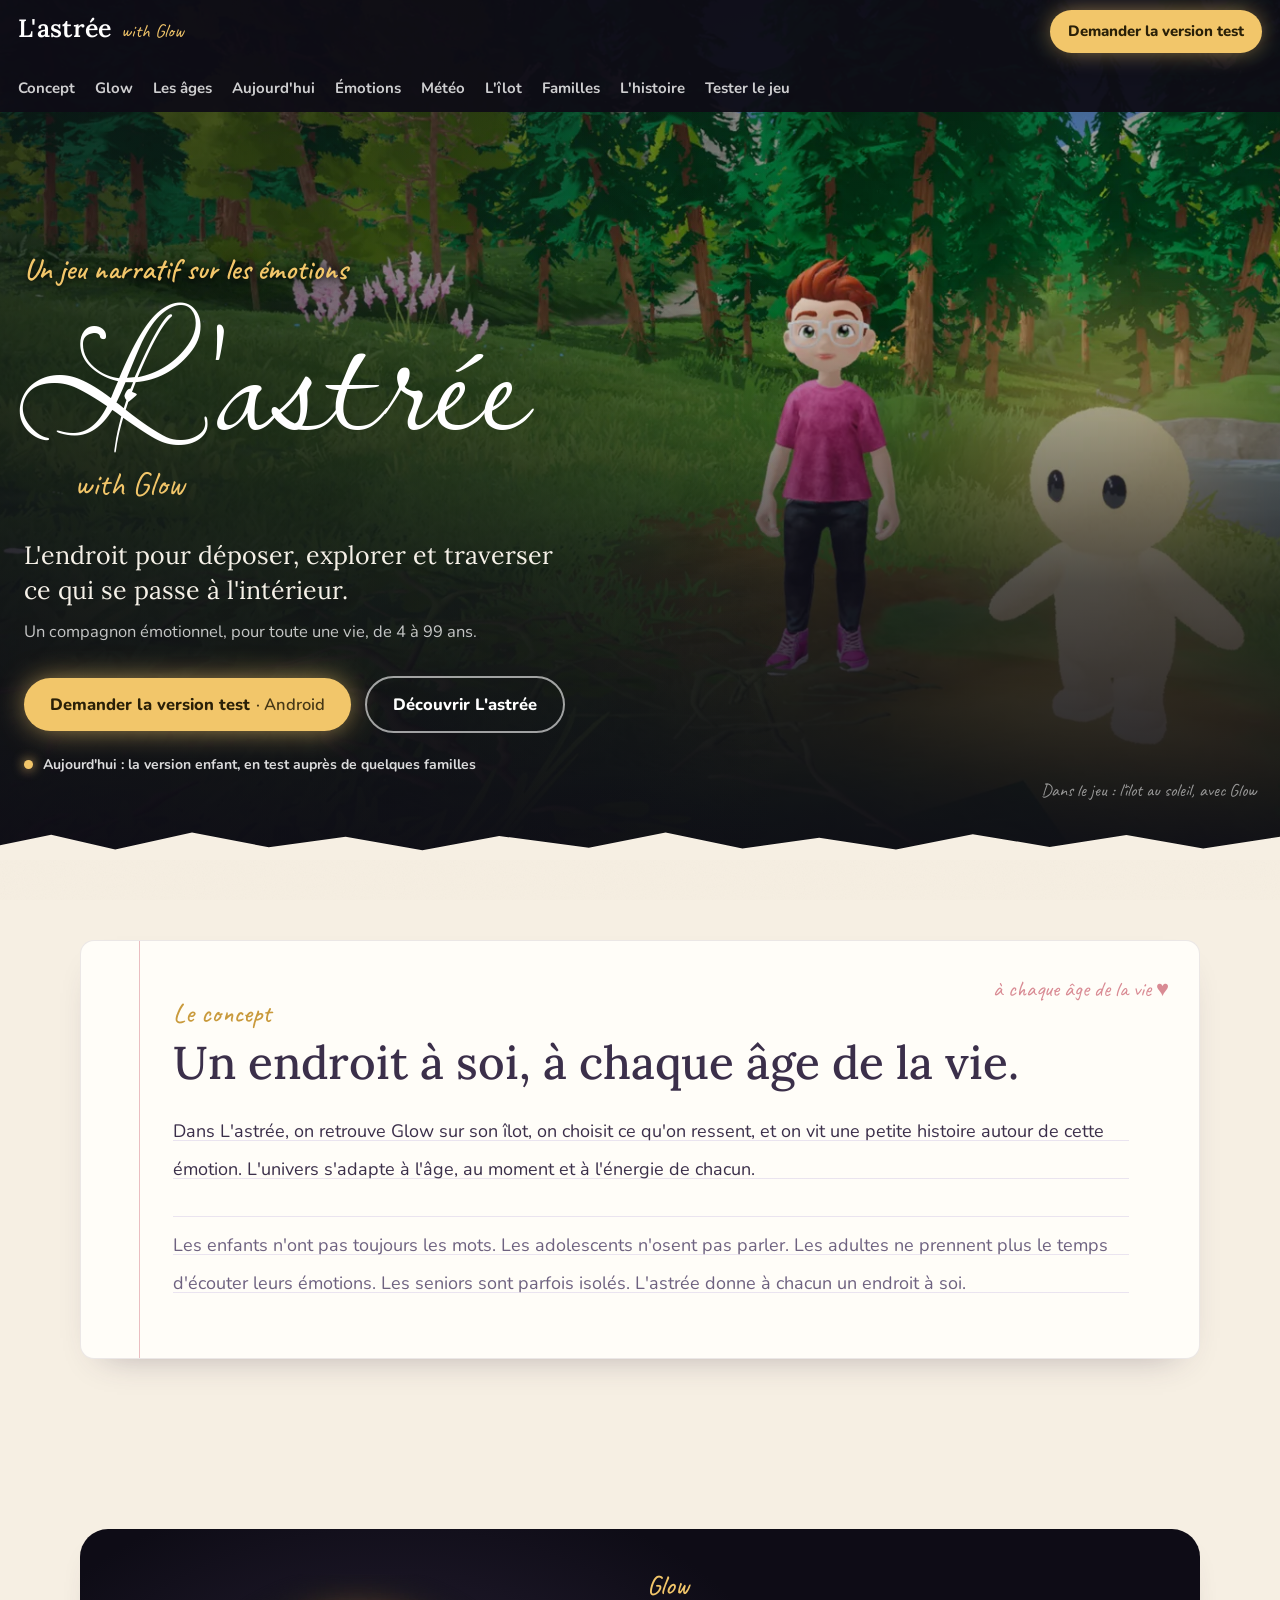
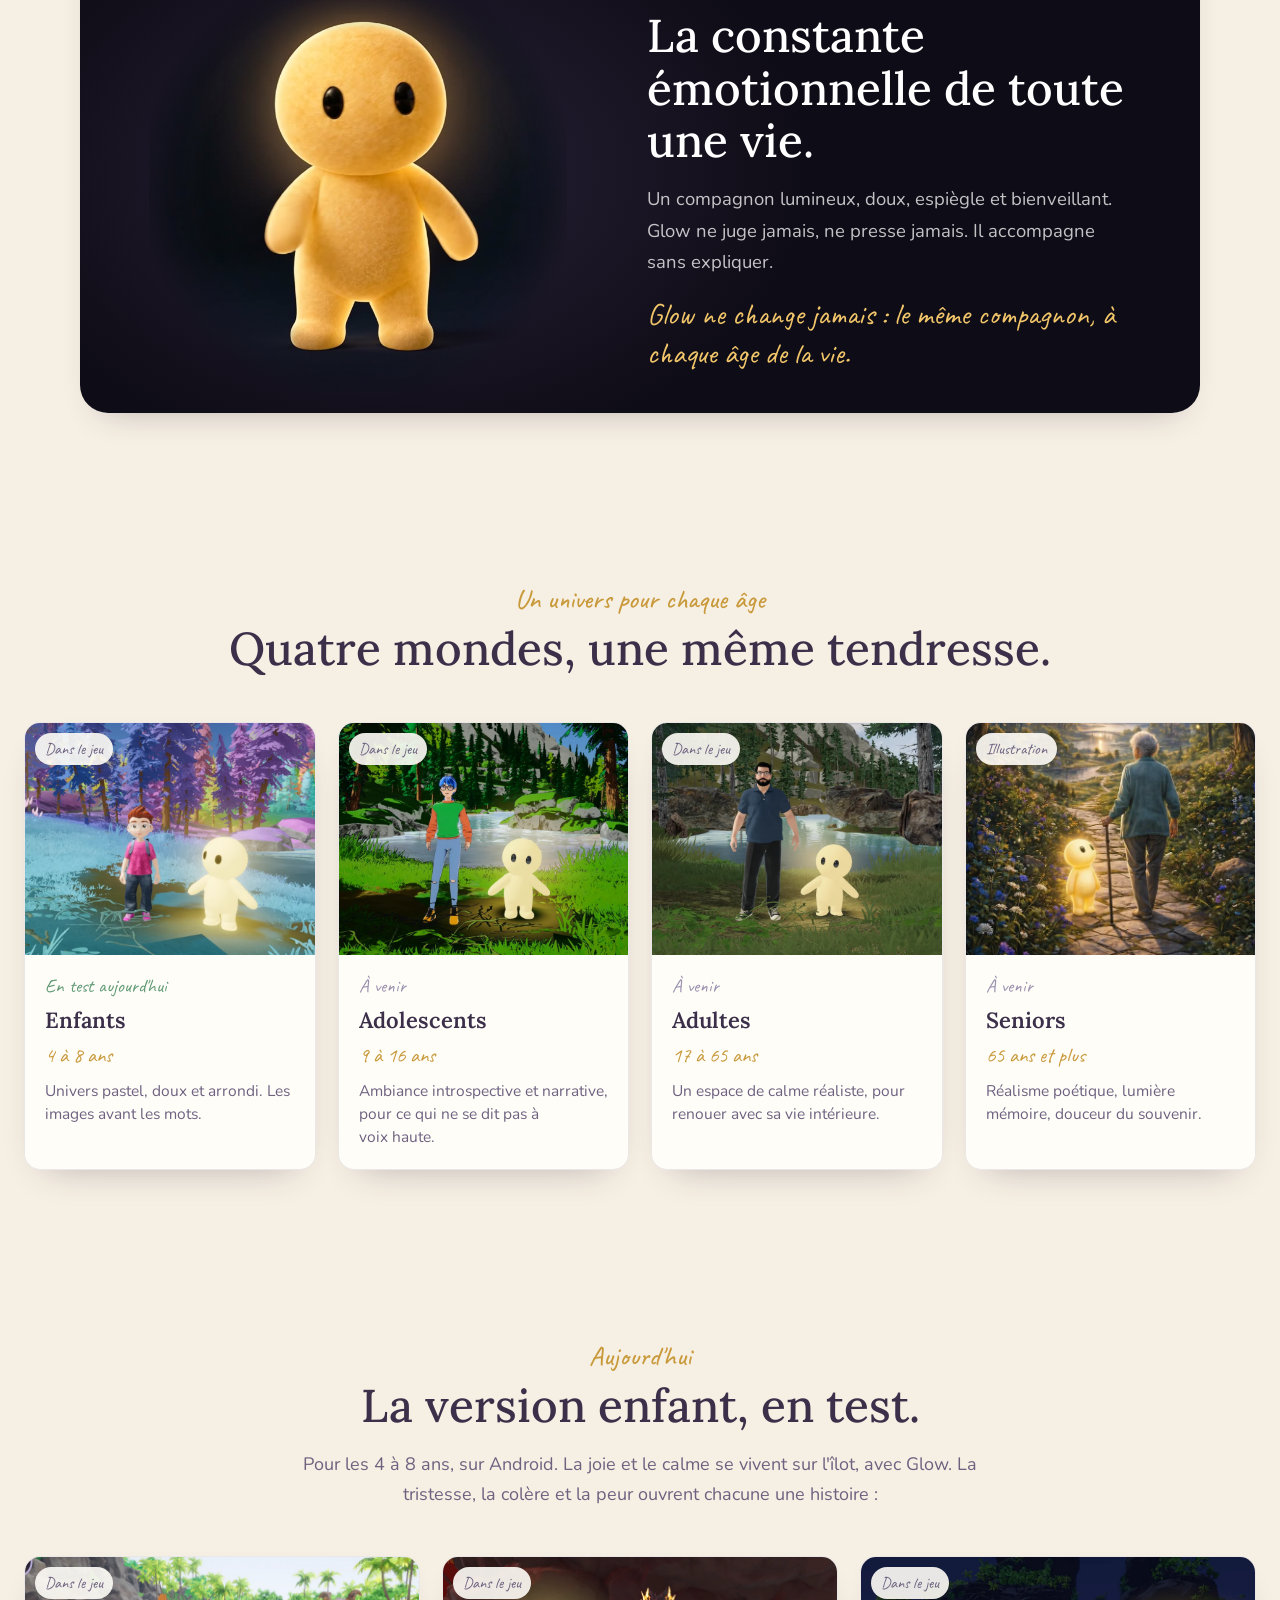
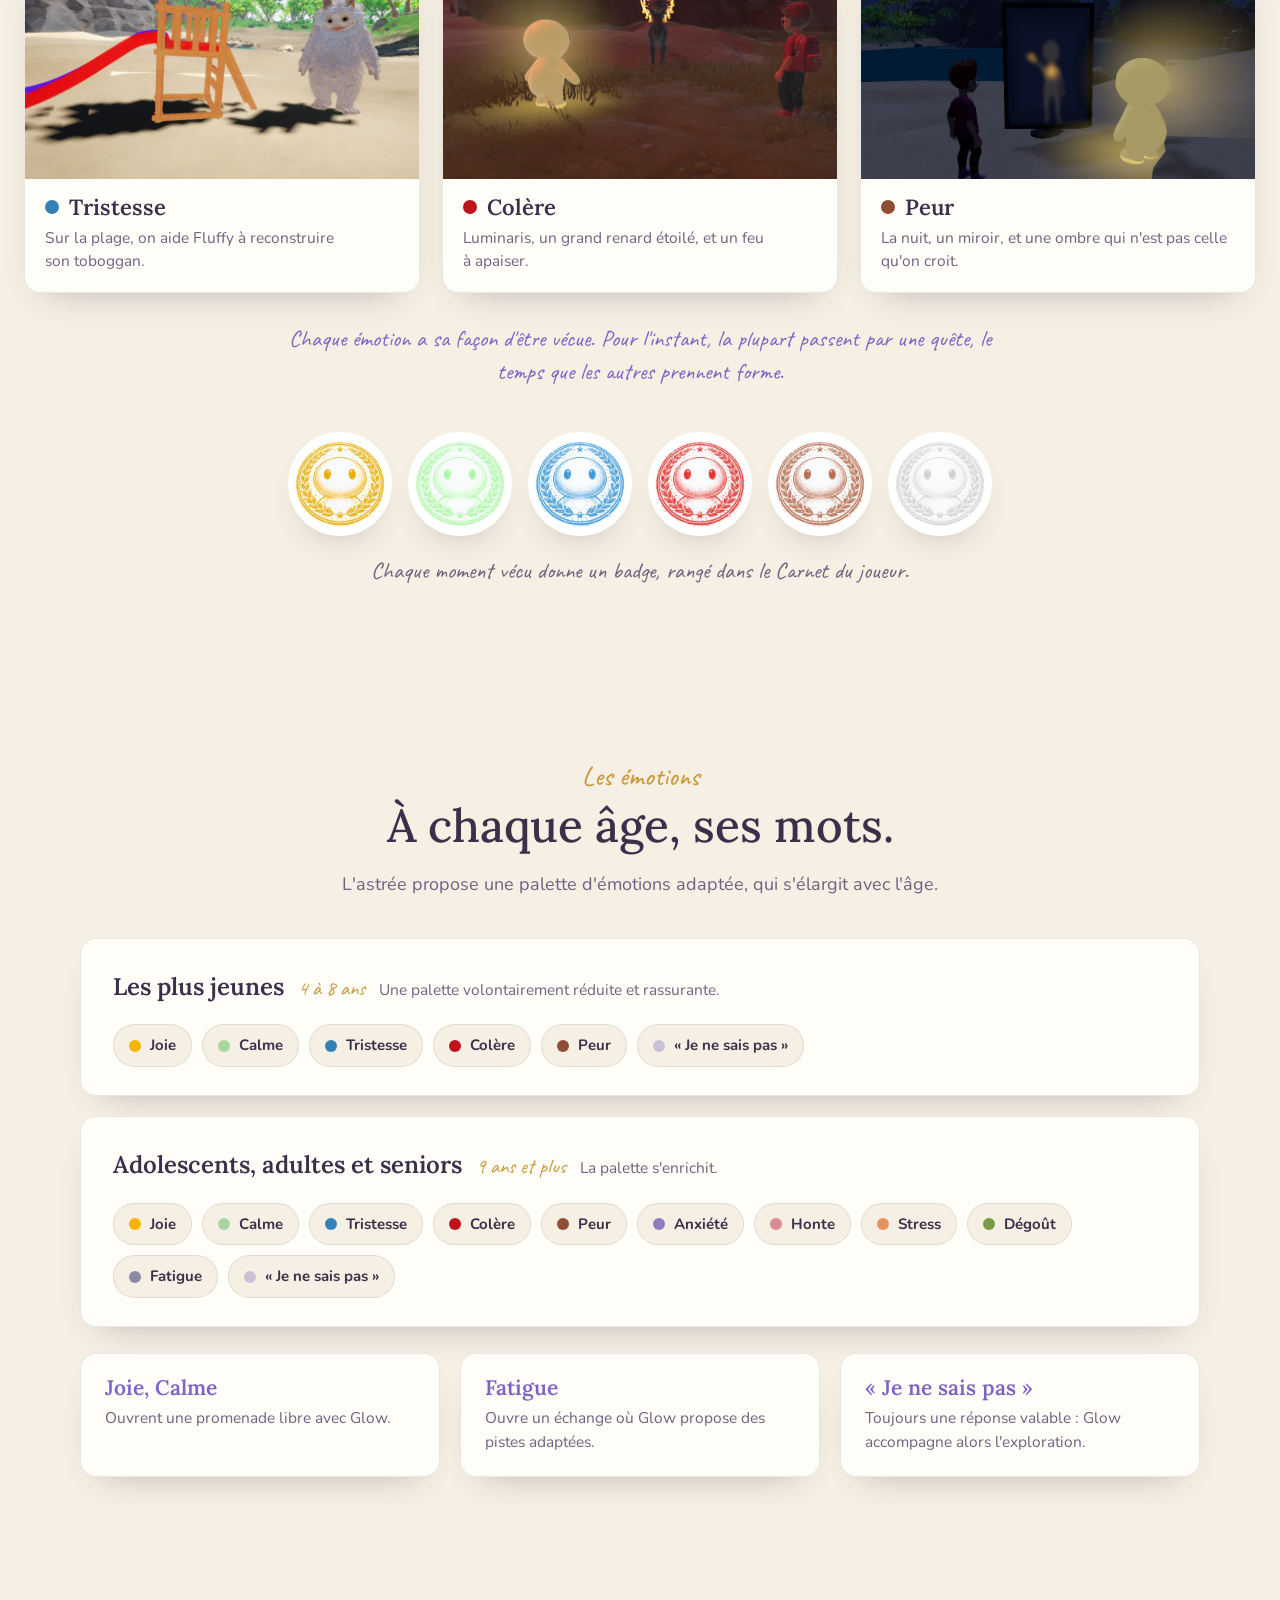
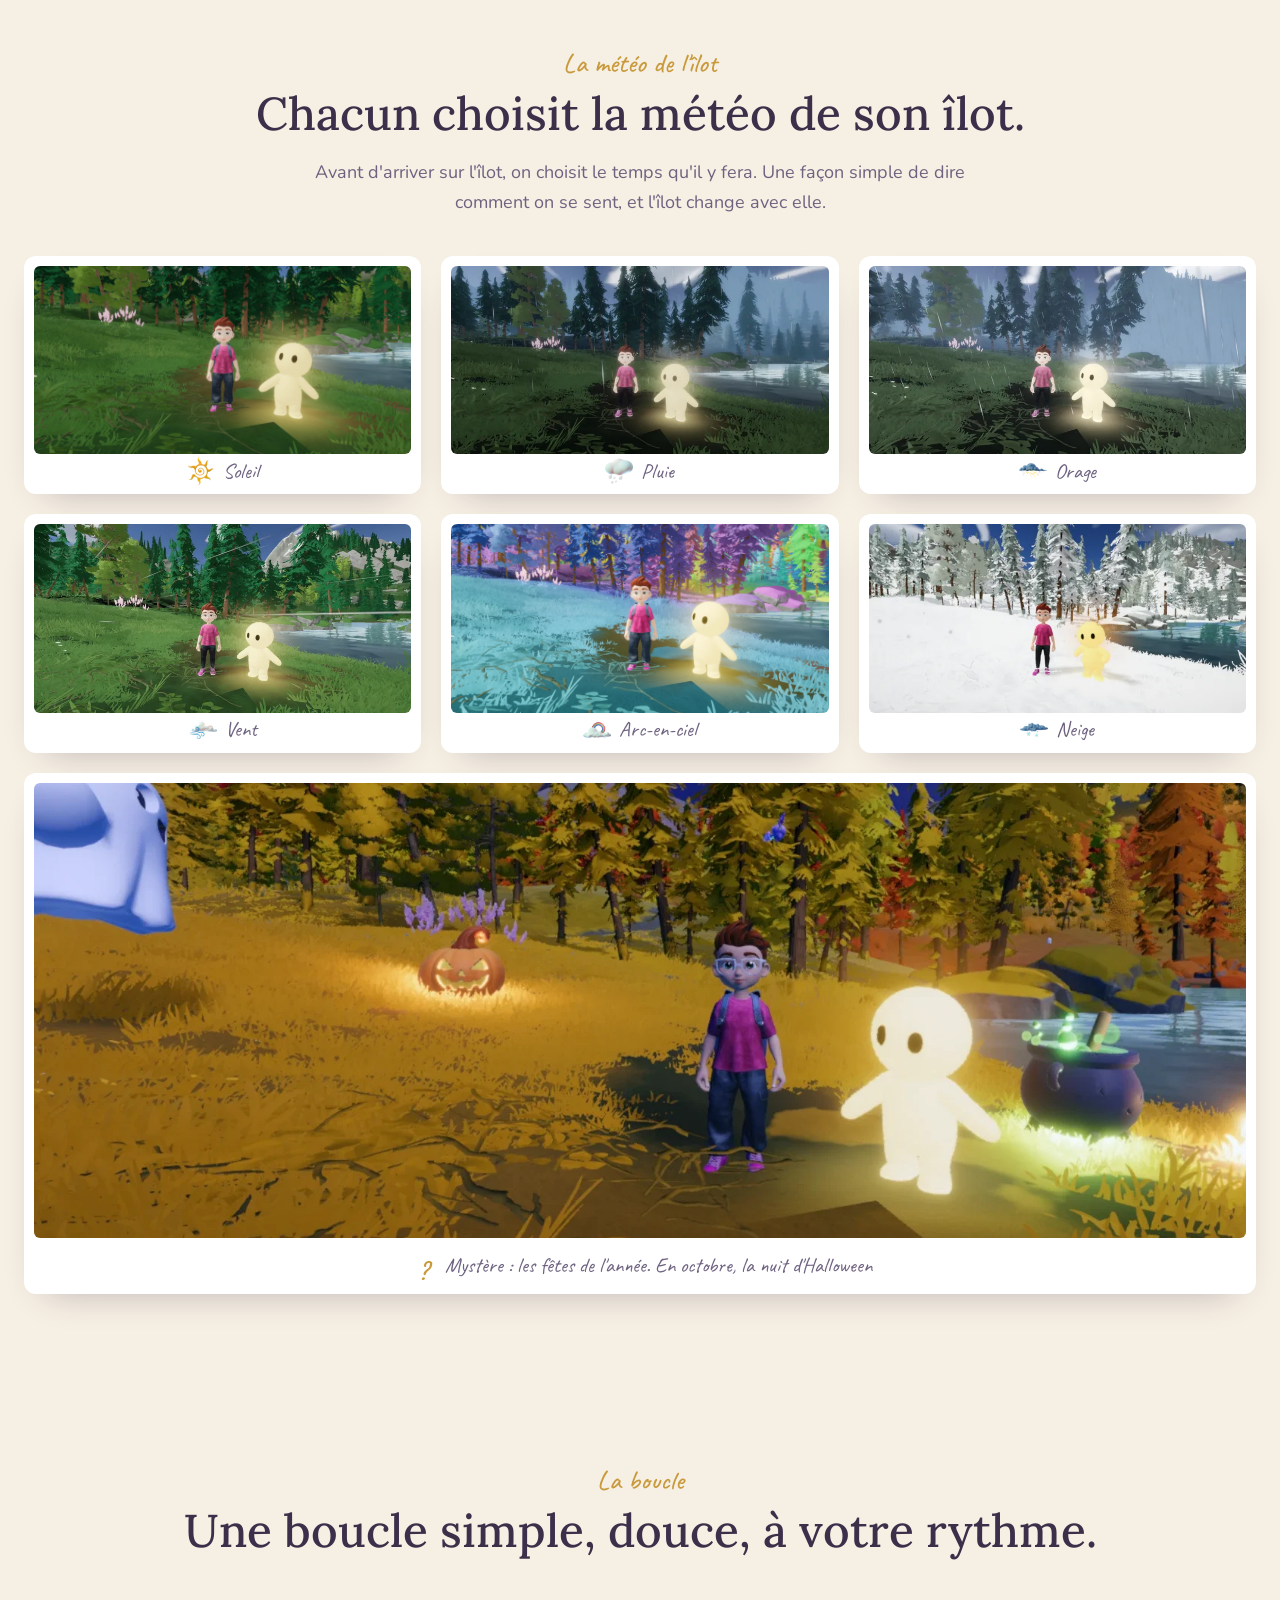
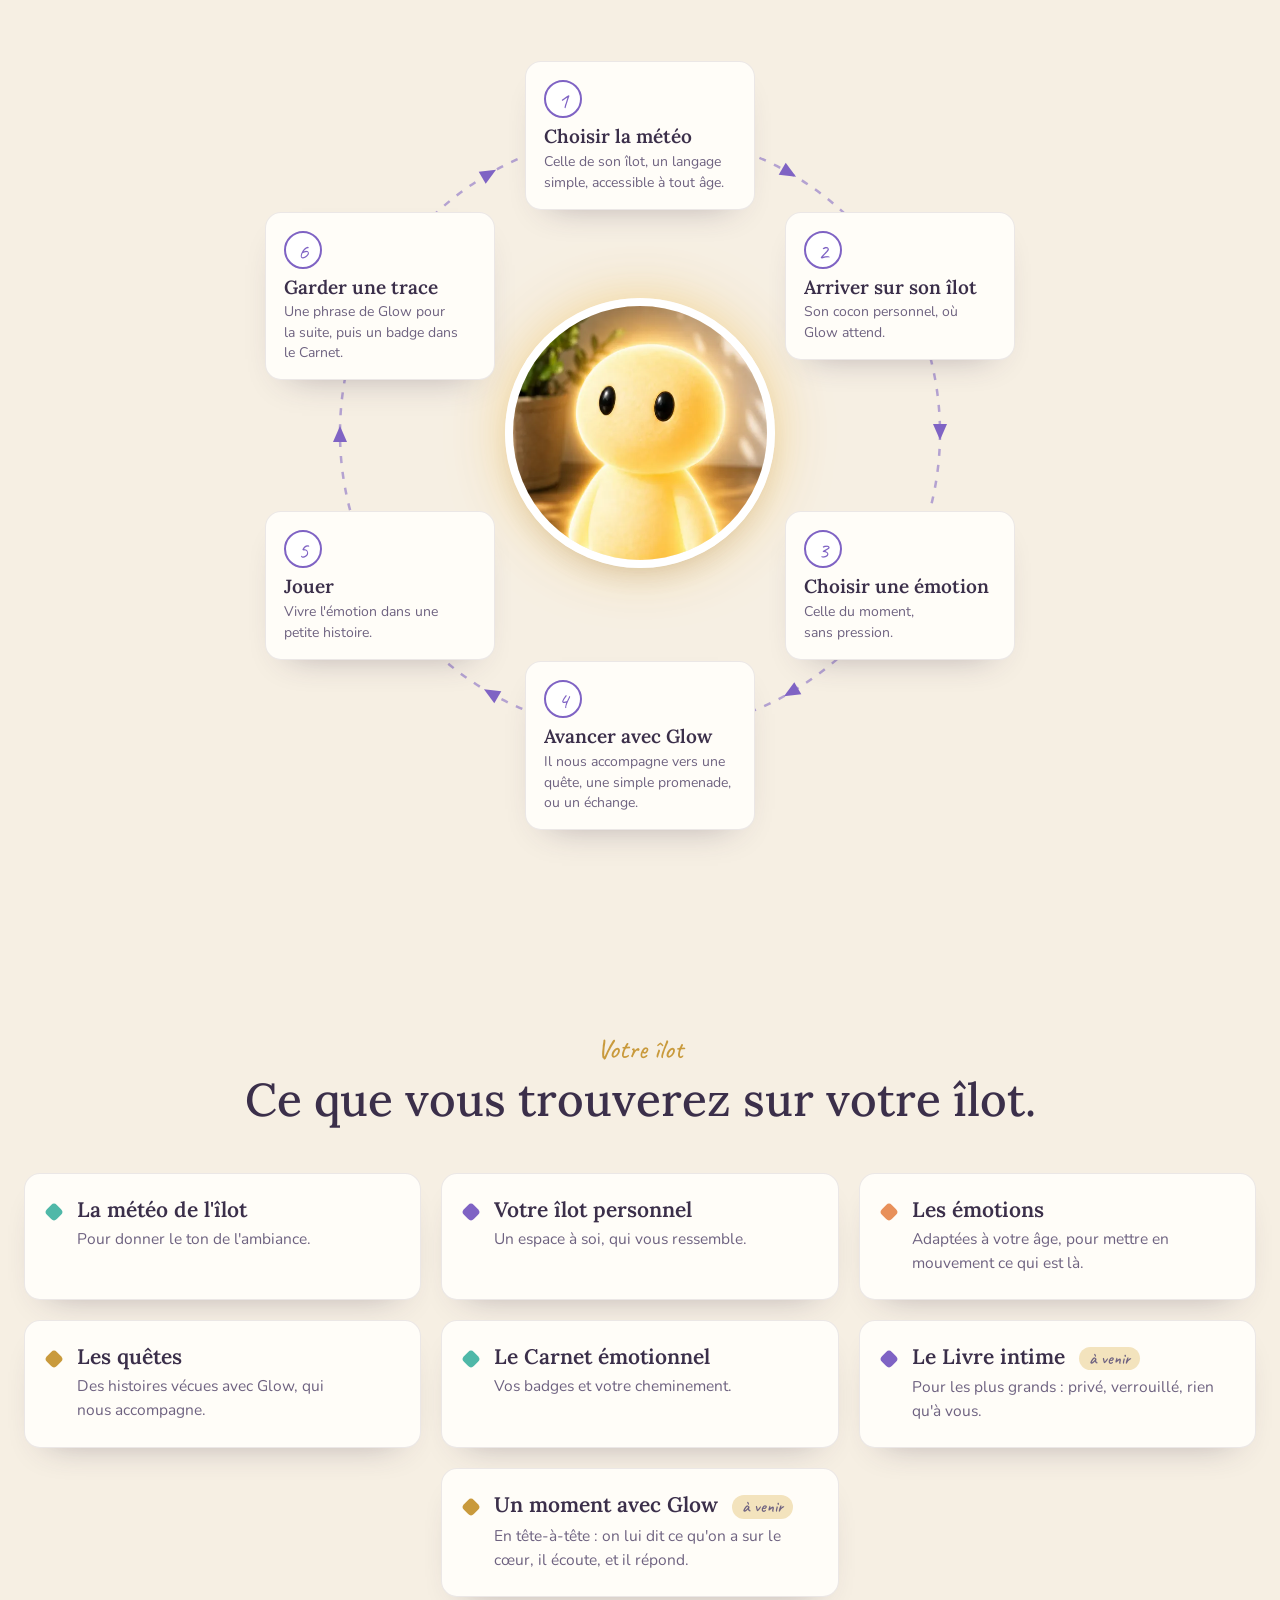
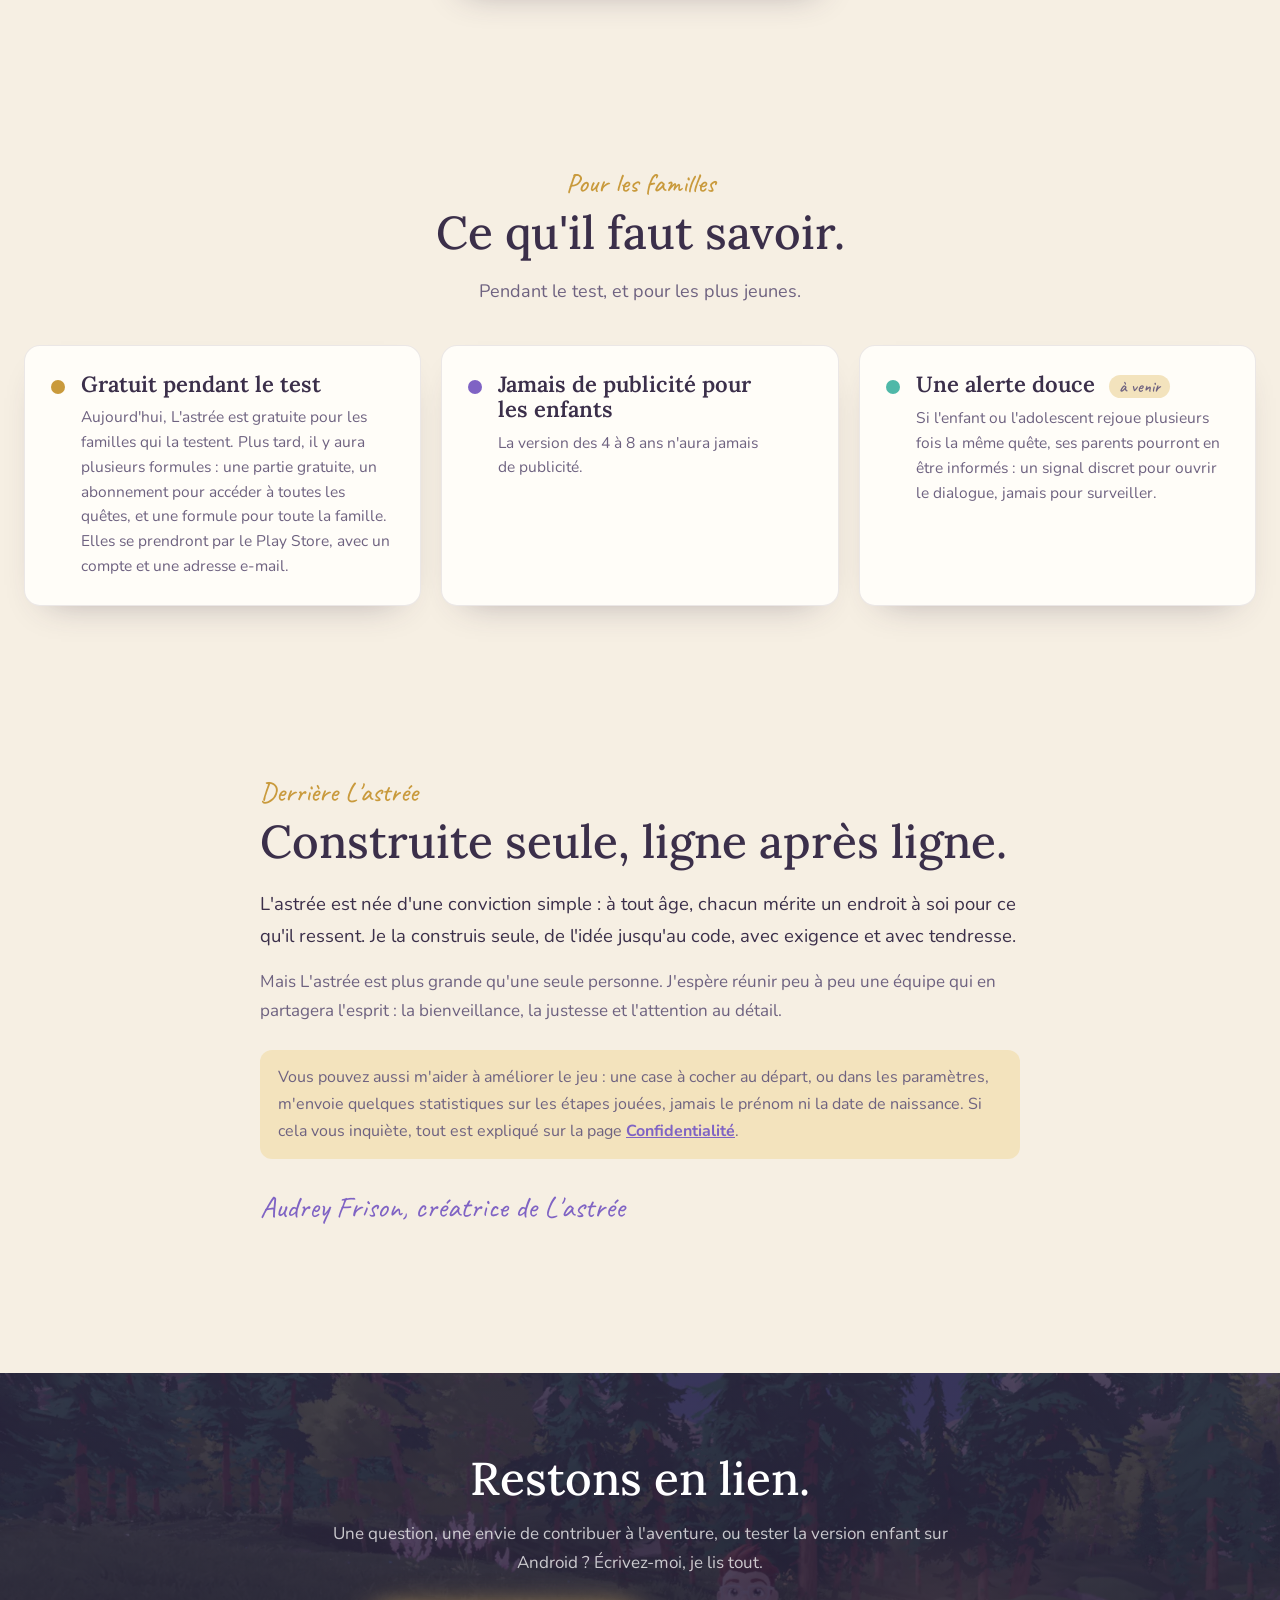
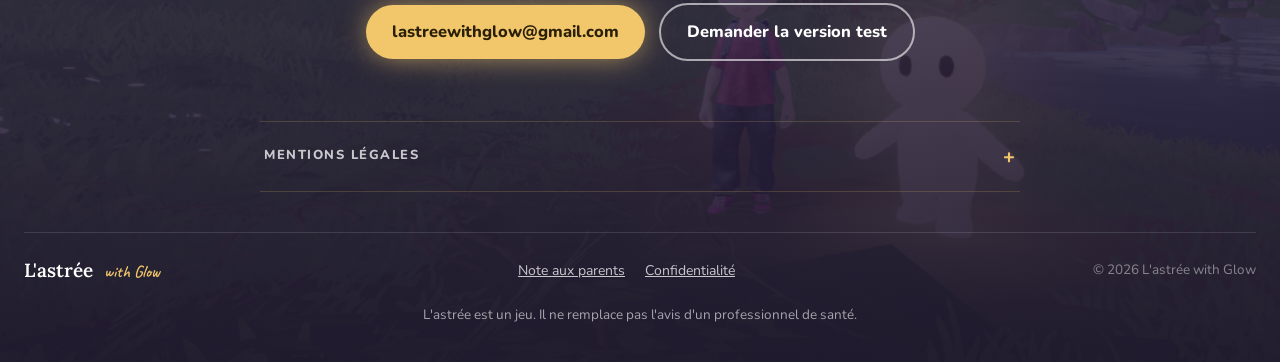
<file: index.html>
<!doctype html>
<html lang="fr" class="jeu">
<head>
  <meta charset="utf-8">
  <meta name="viewport" content="width=device-width, initial-scale=1">
  <title>L'astrée with Glow</title>
  <meta name="description" content="L'astrée with Glow, un jeu narratif sur les émotions, de 4 à 99 ans. Aujourd'hui, la version pour les enfants de 4 à 8 ans est en test, sur Android.">
  <meta name="theme-color" content="#0e0c16">
  <link rel="icon" href="images/icone-32.png?v=2026-10-26" sizes="32x32">
  <link rel="icon" href="images/icone-192.png?v=2026-10-26" sizes="192x192">
  <meta property="og:image" content="https://lastreewithglow.com/images/apercu-partage.png?v=2026-10-26">
  <meta property="og:image:width" content="512">
  <meta property="og:image:height" content="512">
  <meta property="og:image:alt" content="Glow, petit personnage lumineux, sur un ciel de nuit violet">
  <link rel="apple-touch-icon" href="images/icone-180.png?v=2026-10-26">
  <meta property="og:title" content="L'astrée with Glow">
  <meta property="og:description" content="L'endroit pour déposer, explorer et traverser ce qui se passe à l'intérieur.">
  <meta property="og:type" content="website">
  <link rel="stylesheet" href="style.css?v=2026-10-27">
</head>
<body>
  <header class="menu-haut">
    <a class="marque" href="#top"><span class="point" aria-hidden="true"></span><span class="nom">L'astrée</span><span class="avec">with Glow</span></a>
    <nav aria-label="Sections de la page">
      <ul class="liens">
        <li><a href="#concept">Concept</a></li>
        <li><a href="#glow">Glow</a></li>
        <li><a href="#ages">Les âges</a></li>
        <li><a href="#aujourdhui">Aujourd'hui</a></li>
        <li><a href="#emotions">Émotions</a></li>
        <li><a href="#meteo">Météo</a></li>
        <li><a href="#ilot">L'îlot</a></li>
        <li><a href="#familles">Familles</a></li>
        <li><a href="#histoire">L'histoire</a></li>
        <li><a href="parents.html">Tester le jeu</a></li>
      </ul>
    </nav>
    <a class="appel-menu" href="parents.html">Demander la version test</a>
  </header>

  <section class="nuit" id="top">
    <div class="fond" aria-hidden="true"></div>
    <div class="voile" aria-hidden="true"></div>
    <div class="contenu">
      <p class="surtitre">Un jeu narratif sur les émotions</p>
      <h1>L'astrée</h1>
      <p class="avec-glow">with Glow</p>
      <p class="accroche">L'endroit pour déposer, explorer et traverser ce qui se passe à l'intérieur.</p>
      <p class="sous-titre">Un compagnon émotionnel, pour toute une vie, de 4 à 99 ans.</p>
      <div class="boutons boutons-tete">
        <a class="bouton or" href="parents.html">Demander la version test <span class="petit">· Android</span></a>
        <a class="bouton blanc" href="#concept">Découvrir L'astrée</a>
        <span class="etat"><i aria-hidden="true"></i>Aujourd'hui&nbsp;: la version enfant, en test auprès de quelques familles</span>
      </div>
      <p class="legende-nuit">Dans le jeu&nbsp;: l'îlot au soleil, avec Glow</p>
    </div>
    <div class="dechirure" aria-hidden="true"></div>
  </section>

  <main>
    <section class="section" id="concept">
      <div class="concept apparait">
        <p class="surtitre">Le concept</p>
        <h2>Un endroit à soi, à chaque âge de la vie.</h2>
        <p class="p1">Dans L'astrée, on retrouve Glow sur son îlot, on choisit ce qu'on ressent, et on vit une petite histoire autour de cette émotion. L'univers s'adapte à l'âge, au moment et à l'énergie de chacun.</p>
        <p class="p2">Les enfants n'ont pas toujours les mots. Les adolescents n'osent pas parler. Les adultes ne prennent plus le temps d'écouter leurs émotions. Les seniors sont parfois isolés. L'astrée donne à chacun un endroit à soi.</p>
      </div>
    </section>

    <section class="section" id="glow">
      <div class="deux-colonnes">
        <div class="orbe apparait">
          <div class="halo" aria-hidden="true"></div>
          <div class="rond">
            <video class="glow-video" autoplay muted loop playsinline preload="auto" poster="images/glow-danse-affiche.jpg" aria-label="Glow danse sur place">
              <source src="images/glow-danse.mp4" type="video/mp4">
            </video>
            <img class="glow-affiche" src="images/glow-danse-affiche.jpg" alt="Glow, un petit personnage jaune et lumineux" width="720" height="720">
          </div>
          <span class="eclat e1" aria-hidden="true"></span>
          <span class="eclat e2" aria-hidden="true"></span>
        </div>
        <div class="texte-glow apparait">
          <p class="surtitre">Glow</p>
          <h2>La constante émotionnelle de toute une vie.</h2>
          <p class="p1">Un compagnon lumineux, doux, espiègle et bienveillant. Glow ne juge jamais, ne presse jamais. Il&nbsp;accompagne sans expliquer.</p>
          <p class="citation">Glow ne change jamais&nbsp;: le&nbsp;même compagnon, à chaque âge de la&nbsp;vie.</p>
        </div>
      </div>
    </section>

    <section class="section" id="ages">
      <div class="entete-section apparait">
        <p class="surtitre">Un univers pour chaque âge</p>
        <h2>Quatre mondes, une même tendresse.</h2>
      </div>
      <div class="ages">
        <article class="age enfants apparait">
          <figure>
            <img src="images/age-enfants-centre.webp" alt="Dans le jeu : l'enfant et Glow sous l'arc-en-ciel, au milieu d'arbres de toutes les couleurs" width="800" height="640" loading="lazy">
            <figcaption>Dans le jeu</figcaption>
          </figure>
          <div class="corps">
            <span class="statut maintenant">En test aujourd'hui</span>
            <div class="nom">Enfants</div>
            <div class="tranche">4 à 8 ans</div>
            <p>Univers pastel, doux et arrondi. Les images avant les mots.</p>
          </div>
        </article>
        <article class="age ados apparait">
          <figure>
            <img src="images/jeu-ado-ruisseau.webp" alt="Dans le jeu : un adolescent dessiné en style manga et Glow au bord du ruisseau, au soleil" width="800" height="640" loading="lazy">
            <figcaption>Dans le jeu</figcaption>
          </figure>
          <div class="corps">
            <span class="statut a-venir">À venir</span>
            <div class="nom">Adolescents</div>
            <div class="tranche">9 à 16 ans</div>
            <p>Ambiance introspective et narrative, pour ce qui ne se dit pas à voix haute.</p>
          </div>
        </article>
        <article class="age adultes apparait">
          <figure>
            <img src="images/jeu-adulte-lac.webp" alt="Dans le jeu : un adulte et Glow au bord du lac, au soleil" width="800" height="640" loading="lazy">
            <figcaption>Dans le jeu</figcaption>
          </figure>
          <div class="corps">
            <span class="statut a-venir">À venir</span>
            <div class="nom">Adultes</div>
            <div class="tranche">17 à 65 ans</div>
            <p>Un espace de calme réaliste, pour renouer avec sa vie intérieure.</p>
          </div>
        </article>
        <article class="age seniors apparait">
          <figure>
            <img src="images/age-seniors.webp" alt="Illustration : une femme âgée marche avec Glow sur un chemin, dans une lumière dorée" width="600" height="510" loading="lazy">
            <figcaption>Illustration</figcaption>
          </figure>
          <div class="corps">
            <span class="statut a-venir">À venir</span>
            <div class="nom">Seniors</div>
            <div class="tranche">65 ans et plus</div>
            <p>Réalisme poétique, lumière mémoire, douceur du souvenir.</p>
          </div>
        </article>
      </div>
    </section>

    <section class="section" id="aujourdhui">
      <div class="entete-section apparait">
        <p class="surtitre">Aujourd'hui</p>
        <h2>La version enfant, en test.</h2>
        <p class="intro">Pour les 4 à 8 ans, sur Android. La joie et le calme se vivent sur l'îlot, avec Glow. La tristesse, la colère et la peur ouvrent chacune une histoire&nbsp;:</p>
      </div>
      <div class="histoires">
        <article class="histoire apparait">
          <figure>
            <img src="images/jeu-fluffy-plage.webp" alt="Dans le jeu : Fluffy, sur la plage, près de son toboggan" width="1600" height="712" loading="lazy">
            <figcaption>Dans le jeu</figcaption>
          </figure>
          <div class="corps">
            <h3><span class="puce-emotion tristesse" aria-hidden="true"></span>Tristesse</h3>
            <p>Sur la plage, on aide Fluffy à reconstruire son toboggan.</p>
          </div>
        </article>
        <article class="histoire apparait">
          <figure>
            <img src="images/jeu-luminaris-nuit.webp" alt="Dans le jeu : la nuit rouge de la colère, Glow, l'enfant et Luminaris, le renard étoilé aux boules lumineuses" width="1600" height="712" loading="lazy">
            <figcaption>Dans le jeu</figcaption>
          </figure>
          <div class="corps">
            <h3><span class="puce-emotion colere" aria-hidden="true"></span>Colère</h3>
            <p>Luminaris, un grand renard étoilé, et un feu à apaiser.</p>
          </div>
        </article>
        <article class="histoire apparait">
          <figure>
            <img src="images/jeu-peur.webp" alt="Dans le jeu : la nuit sur une plage, l'enfant, Glow, et une ombre grise dans un grand miroir" width="960" height="540" loading="lazy">
            <figcaption>Dans le jeu</figcaption>
          </figure>
          <div class="corps">
            <h3><span class="puce-emotion peur" aria-hidden="true"></span>Peur</h3>
            <p>La nuit, un miroir, et une ombre qui n'est pas celle qu'on croit.</p>
          </div>
        </article>
      </div>
      <p class="phrase-quetes">Chaque émotion a sa façon d'être vécue. Pour l'instant, la plupart passent par une quête, le temps que les autres prennent forme.</p>
      <ul class="badges" aria-label="Les badges de la version enfant">
        <li><img src="images/badge-joie.webp" alt="Badge de la joie" width="240" height="240" loading="lazy"></li>
        <li><img src="images/badge-calme.webp" alt="Badge du calme" width="240" height="240" loading="lazy"></li>
        <li><img src="images/badge-tristesse.webp" alt="Badge de la tristesse" width="240" height="240" loading="lazy"></li>
        <li><img src="images/badge-colere.webp" alt="Badge de la colère" width="240" height="240" loading="lazy"></li>
        <li><img src="images/badge-peur.webp" alt="Badge de la peur" width="240" height="240" loading="lazy"></li>
        <li><img src="images/badge-je-ne-sais-pas.webp" alt="Badge de « je ne sais pas »" width="240" height="240" loading="lazy"></li>
      </ul>
      <p class="legende-badges">Chaque moment vécu donne un badge, rangé dans le Carnet du joueur.</p>
    </section>

    <section class="section" id="emotions">
      <div class="entete-section serre apparait">
        <p class="surtitre">Les émotions</p>
        <h2>À chaque âge, ses mots.</h2>
        <p class="intro">L'astrée propose une palette d'émotions adaptée, qui s'élargit avec l'âge.</p>
      </div>
      <div class="palettes">
        <div class="palette jeunes apparait">
          <div class="haut"><span class="nom">Les plus jeunes</span><span class="tranche">4 à 8 ans</span><span class="sous">Une palette volontairement réduite et rassurante.</span></div>
          <ul class="puces">
            <li class="e-joie">Joie</li><li class="e-calme">Calme</li><li class="e-tristesse">Tristesse</li><li class="e-colere">Colère</li><li class="e-peur">Peur</li><li class="e-sais-pas">«&nbsp;Je ne sais pas&nbsp;»</li>
          </ul>
        </div>
        <div class="palette tous apparait">
          <div class="haut"><span class="nom">Adolescents, adultes et seniors</span><span class="tranche">9 ans et plus</span><span class="sous">La palette s'enrichit.</span></div>
          <ul class="puces">
            <li class="e-joie">Joie</li><li class="e-calme">Calme</li><li class="e-tristesse">Tristesse</li><li class="e-colere">Colère</li><li class="e-peur">Peur</li><li class="e-anxiete">Anxiété</li><li class="e-honte">Honte</li><li class="e-stress">Stress</li><li class="e-degout">Dégoût</li><li class="e-fatigue">Fatigue</li><li class="e-sais-pas">«&nbsp;Je ne sais pas&nbsp;»</li>
          </ul>
        </div>
      </div>
      <div class="notes">
        <div class="note apparait"><h3>Joie, Calme</h3><p>Ouvrent une promenade libre avec Glow.</p></div>
        <div class="note apparait"><h3>Fatigue</h3><p>Ouvre un échange où Glow propose des pistes adaptées.</p></div>
        <div class="note apparait"><h3>«&nbsp;Je ne sais pas&nbsp;»</h3><p>Toujours une réponse valable&nbsp;: Glow accompagne alors l'exploration.</p></div>
      </div>
    </section>

    <section class="section" id="meteo">
      <div class="entete-section serre apparait">
        <p class="surtitre">La météo de l'îlot</p>
        <h2>Chacun choisit la météo de son îlot.</h2>
        <p class="intro">Avant d'arriver sur l'îlot, on choisit le temps qu'il y fera. Une façon simple de dire comment on se sent, et l'îlot change avec elle.</p>
      </div>
      <div class="meteos">
        <figure class="apparait">
          <img src="images/jeu-soleil-ilot.webp" alt="Sous le soleil, l'enfant et Glow près de la rivière" width="1600" height="1170" loading="lazy">
          <figcaption><img src="images/meteo-soleil.webp" alt="" width="160" height="160">Soleil</figcaption>
        </figure>
        <figure class="apparait">
          <img src="images/jeu-pluie-800.webp" srcset="images/jeu-pluie-800.webp 800w, images/jeu-pluie.webp 1400w" sizes="(min-width: 900px) 30vw, 100vw" alt="Sous la pluie, l'enfant et Glow près de la rivière" width="1400" height="624" loading="lazy">
          <figcaption><img src="images/meteo-pluie.webp" alt="" width="160" height="160">Pluie</figcaption>
        </figure>
        <figure class="apparait">
          <img src="images/jeu-orage-800.webp" srcset="images/jeu-orage-800.webp 800w, images/jeu-orage.webp 1400w" sizes="(min-width: 900px) 30vw, 100vw" alt="Sous l'orage, le ciel s'assombrit au-dessus de l'enfant et de Glow" width="1400" height="624" loading="lazy">
          <figcaption><img src="images/meteo-orage.webp" alt="" width="160" height="160">Orage</figcaption>
        </figure>
        <figure class="apparait">
          <img src="images/jeu-vent-800.webp" srcset="images/jeu-vent-800.webp 800w, images/jeu-vent.webp 1400w" sizes="(min-width: 900px) 30vw, 100vw" alt="Dans le vent, les arbres bougent autour de l'enfant et de Glow" width="1400" height="624" loading="lazy">
          <figcaption><img src="images/meteo-vent.webp" alt="" width="160" height="160">Vent</figcaption>
        </figure>
        <figure class="apparait">
          <img src="images/jeu-arc-en-ciel-ilot.webp" alt="Sous l'arc-en-ciel, chaque arbre prend une couleur vive" width="1600" height="1170" loading="lazy">
          <figcaption><img src="images/meteo-arc-en-ciel.webp" alt="" width="160" height="160">Arc-en-ciel</figcaption>
        </figure>
        <figure class="apparait">
          <img src="images/jeu-neige-700.webp" srcset="images/jeu-neige-700.webp 700w, images/jeu-neige.webp 1212w" sizes="(min-width: 900px) 30vw, 100vw" alt="Sous la neige, l'enfant et Glow entre les sapins blancs" width="1212" height="540" loading="lazy">
          <figcaption><img src="images/meteo-neige.webp" alt="" width="160" height="160">Neige</figcaption>
        </figure>
        <figure class="apparait mystere">
          <img src="images/jeu-mystere-halloween.webp" alt="La nuit d'Halloween sur l'îlot : arbres d'automne, ciel étoilé, Glow et l'enfant" width="1600" height="667" loading="lazy">
          <figcaption><span class="interrogation" aria-hidden="true">?</span>Mystère&nbsp;: les fêtes de l'année. En octobre, la nuit d'Halloween</figcaption>
        </figure>
      </div>
    </section>

    <section class="section" id="boucle">
      <div class="entete-section apparait">
        <p class="surtitre">La boucle</p>
        <h2>Une boucle simple, douce, à votre rythme.</h2>
      </div>
      <div class="cercle apparait">
        <svg class="anneau" viewBox="0 0 860 860" aria-hidden="true"><circle cx="430" cy="430" r="300" fill="none" stroke="#7f63c4" stroke-width="2.5" stroke-dasharray="7 9" opacity=".55"/><path d="M-9,-7 L7,0 L-9,7" transform="translate(580.0,170.2) rotate(30.0)" fill="#7f63c4"/><path d="M-9,-7 L7,0 L-9,7" transform="translate(730.0,430.0) rotate(90.0)" fill="#7f63c4"/><path d="M-9,-7 L7,0 L-9,7" transform="translate(580.0,689.8) rotate(150.0)" fill="#7f63c4"/><path d="M-9,-7 L7,0 L-9,7" transform="translate(280.0,689.8) rotate(210.0)" fill="#7f63c4"/><path d="M-9,-7 L7,0 L-9,7" transform="translate(130.0,430.0) rotate(270.0)" fill="#7f63c4"/><path d="M-9,-7 L7,0 L-9,7" transform="translate(280.0,170.2) rotate(330.0)" fill="#7f63c4"/></svg>
        <div class="coeur" aria-hidden="true"><img src="images/glow-velours-500.webp" alt="" width="500" height="750"></div>
        <ol class="boucle">
          <li class="pas-1"><div class="numero">1</div><h3>Choisir la météo</h3><p>Celle de son îlot, un langage simple, accessible à tout âge.</p></li>
          <li class="pas-2"><div class="numero">2</div><h3>Arriver sur son îlot</h3><p>Son cocon personnel, où Glow attend.</p></li>
          <li class="pas-3"><div class="numero">3</div><h3>Choisir une émotion</h3><p>Celle du moment, sans pression.</p></li>
          <li class="pas-4"><div class="numero">4</div><h3>Avancer avec Glow</h3><p>Il nous accompagne vers une quête, une simple promenade, ou un échange.</p></li>
          <li class="pas-5"><div class="numero">5</div><h3>Jouer</h3><p>Vivre l'émotion dans une petite histoire.</p></li>
          <li class="pas-6"><div class="numero">6</div><h3>Garder une trace</h3><p>Une phrase de Glow pour la suite, puis un badge dans le Carnet.</p></li>
        </ol>
      </div>
    </section>

    <section class="section" id="ilot">
      <div class="entete-section apparait">
        <p class="surtitre">Votre îlot</p>
        <h2>Ce que vous trouverez sur votre îlot.</h2>
      </div>
      <div class="ilot">
        <div class="element c-turquoise apparait"><span class="losange" aria-hidden="true"></span><div><h3>La météo de l'îlot</h3><p>Pour donner le ton de l'ambiance.</p></div></div>
        <div class="element c-lilas apparait"><span class="losange" aria-hidden="true"></span><div><h3>Votre îlot personnel</h3><p>Un espace à soi, qui vous ressemble.</p></div></div>
        <div class="element c-peche apparait"><span class="losange" aria-hidden="true"></span><div><h3>Les émotions</h3><p>Adaptées à votre âge, pour mettre en mouvement ce qui est là.</p></div></div>
        <div class="element c-or apparait"><span class="losange" aria-hidden="true"></span><div><h3>Les quêtes</h3><p>Des histoires vécues avec Glow, qui nous accompagne.</p></div></div>
        <div class="element c-turquoise apparait"><span class="losange" aria-hidden="true"></span><div><h3>Le Carnet émotionnel</h3><p>Vos badges et votre cheminement.</p></div></div>
        <div class="element c-lilas apparait"><span class="losange" aria-hidden="true"></span><div><h3>Le Livre intime <span class="mention-a-venir">à venir</span></h3><p>Pour les plus grands&nbsp;: privé, verrouillé, rien qu'à vous.</p></div></div>
        <div class="element moment c-or apparait"><span class="losange" aria-hidden="true"></span><div><h3>Un moment avec Glow <span class="mention-a-venir">à venir</span></h3><p>En tête-à-tête&nbsp;: on lui dit ce qu'on a sur le cœur, il écoute, et il répond.</p></div></div>
      </div>
    </section>

    <section class="section" id="familles">
      <div class="entete-section serre apparait">
        <p class="surtitre">Pour les familles</p>
        <h2>Ce qu'il faut savoir.</h2>
        <p class="intro">Pendant le test, et pour les plus jeunes.</p>
      </div>
      <div class="familles">
        <div class="famille c-or apparait"><span class="rond-couleur" aria-hidden="true"></span><div><h3>Gratuit pendant le test</h3><p>Aujourd'hui, L'astrée est gratuite pour les familles qui la testent. Plus tard, il y aura plusieurs formules&nbsp;: une partie gratuite, un abonnement pour accéder à toutes les quêtes, et une formule pour toute la famille. Elles se prendront par le Play Store, avec un compte et une adresse e-mail.</p></div></div>
        <div class="famille c-lilas apparait"><span class="rond-couleur" aria-hidden="true"></span><div><h3>Jamais de publicité pour les enfants</h3><p>La version des 4 à 8 ans n'aura jamais de publicité.</p></div></div>
        <div class="famille c-turquoise apparait"><span class="rond-couleur" aria-hidden="true"></span><div><h3>Une alerte douce <span class="mention-a-venir">à venir</span></h3><p>Si l'enfant ou l'adolescent rejoue plusieurs fois la même quête, ses parents pourront en être informés&nbsp;: un signal discret pour ouvrir le dialogue, jamais pour surveiller.</p></div></div>
      </div>
    </section>

    <section class="section" id="histoire">
      <div class="derriere">
        <div class="apparait">
          <p class="surtitre">Derrière L'astrée</p>
          <h2>Construite seule, ligne après ligne.</h2>
          <p class="p1">L'astrée est née d'une conviction simple&nbsp;: à tout âge, chacun mérite un endroit à soi pour ce qu'il ressent. Je la construis seule, de l'idée jusqu'au code, avec exigence et avec tendresse.</p>
          <p class="p2">Mais L'astrée est plus grande qu'une seule personne. J'espère réunir peu à peu une équipe qui en partagera l'esprit&nbsp;: la bienveillance, la justesse et l'attention au détail.</p>
          <p class="p3">Vous pouvez aussi m'aider à améliorer le jeu&nbsp;: une case à cocher au départ, ou dans les paramètres, m'envoie quelques statistiques sur les étapes jouées, jamais le prénom ni la date de naissance. Si cela vous inquiète, tout est expliqué sur la page <a href="confidentialite.html">Confidentialité</a>.</p>
          <div class="signature-bloc">
            <div>
              <p class="signature">Audrey Frison, créatrice de L'astrée</p>
            </div>
          </div>
        </div>
      </div>
    </section>
  </main>

  <footer class="pied" id="contact">
    <div class="fond" aria-hidden="true"></div><div class="voile" aria-hidden="true"></div>
    <div class="dedans">
      <div class="contact">
        <h2>Restons en lien.</h2>
        <p>Une question, une envie de contribuer à l'aventure, ou tester la version enfant sur Android&nbsp;? Écrivez-moi, je lis tout.</p>
        <div class="boutons">
          <a class="bouton plein" href="mailto:lastreewithglow@gmail.com">lastreewithglow@gmail.com</a>
          <a class="bouton contour" href="parents.html">Demander la version test</a>
        </div>
      </div>
      <details class="mentions" id="mentions">
        <summary><span>Mentions légales</span><span class="plus" aria-hidden="true">+</span></summary>
        <div class="contenu">
          <h3>Éditrice du site</h3>
          <p>Le présent site est édité par Audrey Frison. Contact&nbsp;: lastreewithglow@gmail.com.</p>
          <h3>Statut juridique</h3>
          <p>Projet en cours de structuration (SASU en formation). Les présentes mentions seront mises à jour lors de l'immatriculation de la société (raison sociale, SIREN/SIRET, siège social).</p>
          <h3>Contenus</h3>
          <p>«&nbsp;L'astrée with Glow&nbsp;», le personnage de Glow, les textes, les visuels et l'identité graphique du site appartiennent à Audrey Frison. Toute reproduction sans autorisation est interdite.</p>
          <h3>Hébergement</h3>
          <p>GitHub Pages, service de GitHub, Inc., 88 Colin P. Kelly Jr. Street, San Francisco, CA 94107, États-Unis.</p>
          <h3>Données personnelles</h3>
          <p>Ce site ne collecte aucune donnée personnelle, ne demande aucune adresse e-mail et ne dépose aucun cookie. GitHub, qui l'héberge, peut noter l'adresse IP des visiteurs (le numéro de leur connexion à internet), pour sa sécurité. Pour le jeu, voir la <a href="confidentialite.html">politique de confidentialité</a>.</p>
          <h3>Polices d'écriture</h3>
          <p>Les polices du site (Lora, Nunito, Caveat et Lavishly Yours) sont libres d'utilisation, sous licence SIL Open Font License.</p>
        </div>
      </details>
      <div class="bas-de-page">
        <span class="nom">L'astrée <span>with Glow</span></span>
        <ul>
          <li><a href="parents.html">Note aux parents</a></li>
          <li><a href="confidentialite.html">Confidentialité</a></li>
        </ul>
        <span class="droits">© 2026 L'astrée with Glow</span>
      </div>
      <p class="avertissement">L'astrée est un jeu. Il ne remplace pas l'avis d'un professionnel de santé.</p>
    </div>
  </footer>
  <script src="lucioles.js?v=2026-10-23t"></script>
</body>
</html>
</file>
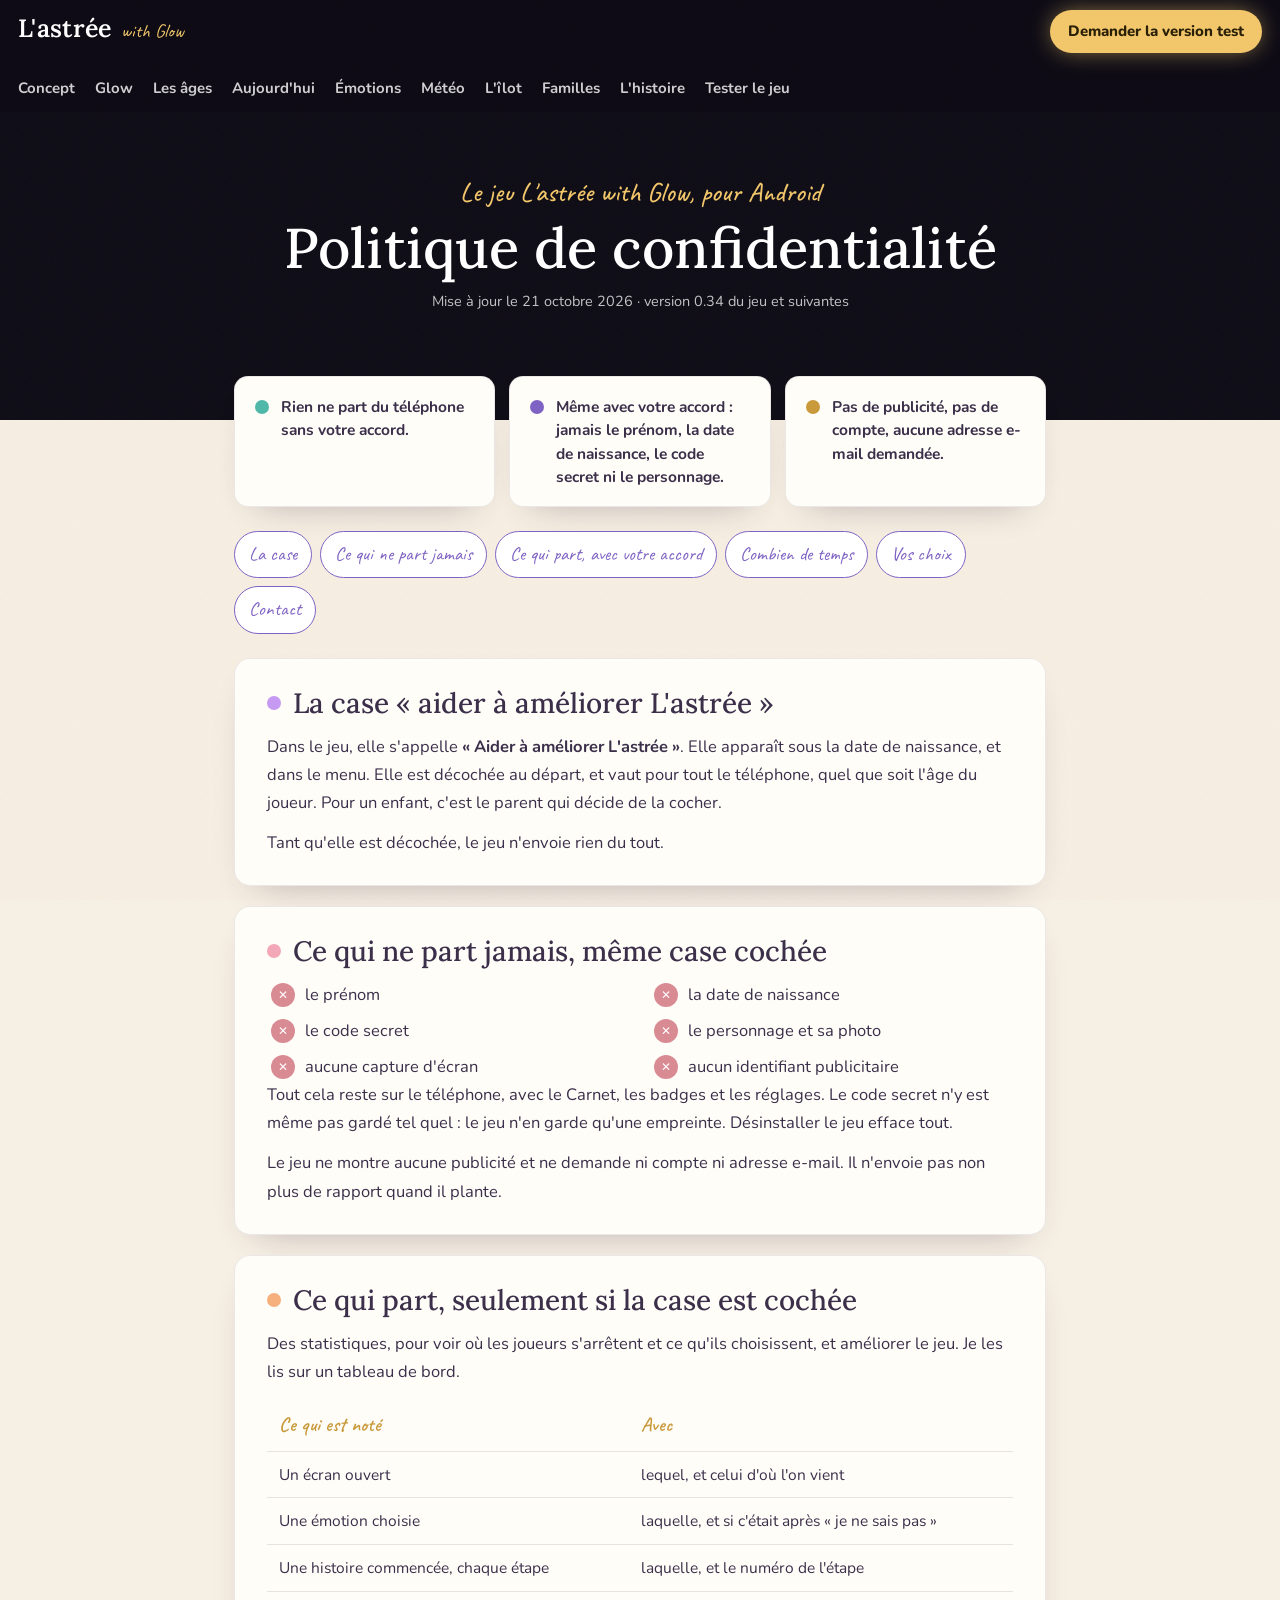
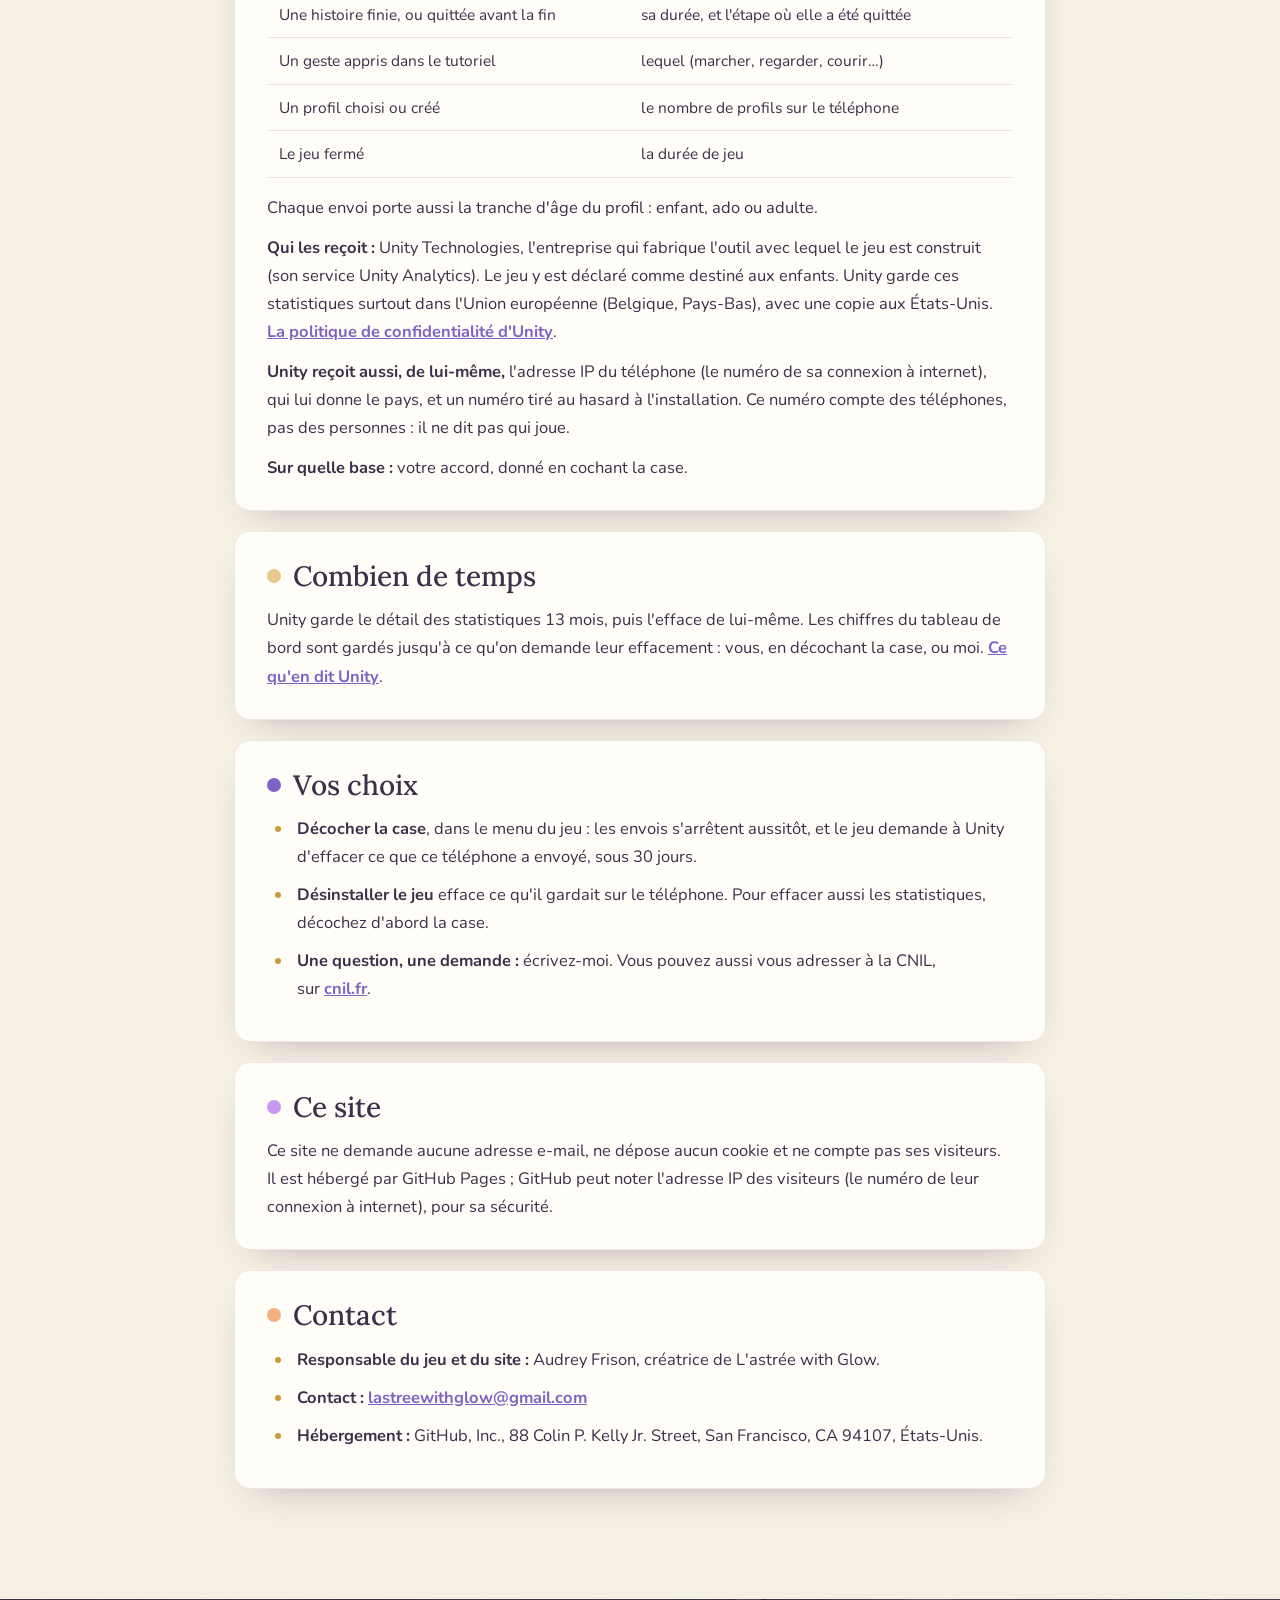
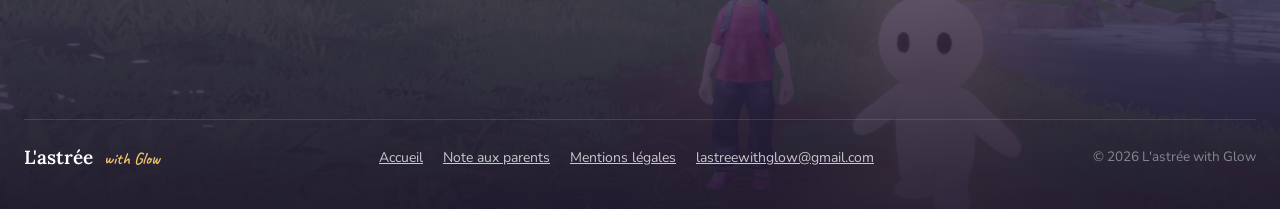
<file: confidentialite.html>
<!doctype html>
<html lang="fr" class="jeu">
<head>
  <meta charset="utf-8">
  <meta name="viewport" content="width=device-width, initial-scale=1">
  <title>Confidentialité · L'astrée with Glow</title>
  <meta name="description" content="Politique de confidentialité du jeu L'astrée with Glow : rien ne part du téléphone sans l'accord d'un parent.">
  <meta name="theme-color" content="#0e0c16">
  <link rel="icon" href="images/icone-32.png?v=2026-10-26" sizes="32x32">
  <link rel="icon" href="images/icone-192.png?v=2026-10-26" sizes="192x192">
  <meta property="og:image" content="https://lastreewithglow.com/images/apercu-partage.png?v=2026-10-26">
  <meta property="og:image:width" content="512">
  <meta property="og:image:height" content="512">
  <meta property="og:image:alt" content="Glow, petit personnage lumineux, sur un ciel de nuit violet">
  <link rel="apple-touch-icon" href="images/icone-180.png?v=2026-10-26">
  <link rel="stylesheet" href="style.css?v=2026-10-27">
</head>
<body class="interne">
  <header class="menu-haut">
    <a class="marque" href="index.html"><span class="point" aria-hidden="true"></span><span class="nom">L'astrée</span><span class="avec">with Glow</span></a>
    <nav aria-label="Sections du site">
      <ul class="liens">
        <li><a href="index.html#concept">Concept</a></li>
        <li><a href="index.html#glow">Glow</a></li>
        <li><a href="index.html#ages">Les âges</a></li>
        <li><a href="index.html#aujourdhui">Aujourd'hui</a></li>
        <li><a href="index.html#emotions">Émotions</a></li>
        <li><a href="index.html#meteo">Météo</a></li>
        <li><a href="index.html#ilot">L'îlot</a></li>
        <li><a href="index.html#familles">Familles</a></li>
        <li><a href="index.html#histoire">L'histoire</a></li>
        <li><a href="parents.html">Tester le jeu</a></li>
      </ul>
    </nav>
    <a class="appel-menu" href="parents.html">Demander la version test</a>
  </header>

  <main class="page">
    <div class="page-tete seul">
      <div>
        <p class="surtitre">Le jeu L'astrée with Glow, pour Android</p>
        <h1>Politique de confidentialité</h1>
        <p class="maj">Mise à jour le 21 octobre 2026 · version 0.34 du jeu et suivantes</p>
      </div>
    </div>

    <ul class="en-bref">
      <li class="c-turquoise"><span class="rond-couleur" aria-hidden="true"></span>Rien ne part du téléphone sans votre accord.</li>
      <li class="c-lilas"><span class="rond-couleur" aria-hidden="true"></span>Même avec votre accord&nbsp;: jamais le prénom, la date de naissance, le code secret ni le personnage.</li>
      <li class="c-or"><span class="rond-couleur" aria-hidden="true"></span>Pas de publicité, pas de compte, aucune adresse e-mail demandée.</li>
    </ul>

    <nav aria-label="Sur cette page">
      <ul class="sommaire">
        <li><a href="#case">La case</a></li>
        <li><a href="#jamais">Ce qui ne part jamais</a></li>
        <li><a href="#envois">Ce qui part, avec votre accord</a></li>
        <li><a href="#duree">Combien de temps</a></li>
        <li><a href="#choix">Vos choix</a></li>
        <li><a href="#mentions">Contact</a></li>
      </ul>
    </nav>

    <section class="bloc" id="case" style="--c: #c69af2" aria-labelledby="t-case">
      <h2 id="t-case"><span class="rond-couleur" aria-hidden="true"></span>La case «&nbsp;aider à améliorer L'astrée&nbsp;»</h2>
      <p>Dans le jeu, elle s'appelle <strong>«&nbsp;Aider à améliorer L'astrée&nbsp;»</strong>. Elle apparaît sous la date de naissance, et dans le menu. Elle est décochée au départ, et vaut pour tout le téléphone, quel que soit l'âge du joueur. Pour un enfant, c'est le parent qui décide de la cocher.</p>
      <p>Tant qu'elle est décochée, le jeu n'envoie rien du tout.</p>
    </section>

    <section class="bloc" id="jamais" style="--c: #f3a8b8" aria-labelledby="t-jamais">
      <h2 id="t-jamais"><span class="rond-couleur" aria-hidden="true"></span>Ce qui ne part jamais, même case cochée</h2>
      <ul class="liste non">
        <li>le prénom</li>
        <li>la date de naissance</li>
        <li>le code secret</li>
        <li>le personnage et sa photo</li>
        <li>aucune capture d'écran</li>
        <li>aucun identifiant publicitaire</li>
      </ul>
      <p>Tout cela reste sur le téléphone, avec le Carnet, les badges et les réglages. Le code secret n'y est même pas gardé tel quel&nbsp;: le jeu n'en garde qu'une empreinte. Désinstaller le jeu efface tout.</p>
      <p>Le jeu ne montre aucune publicité et ne demande ni compte ni adresse e-mail. Il n'envoie pas non plus de rapport quand il plante.</p>
    </section>

    <section class="bloc" id="envois" style="--c: #f5b07e" aria-labelledby="t-envois">
      <h2 id="t-envois"><span class="rond-couleur" aria-hidden="true"></span>Ce qui part, seulement si la case est cochée</h2>
      <p>Des statistiques, pour voir où les joueurs s'arrêtent et ce qu'ils choisissent, et améliorer le jeu. Je les lis sur un tableau de bord.</p>
      <table class="tableau">
        <thead><tr><th scope="col">Ce qui est noté</th><th scope="col">Avec</th></tr></thead>
        <tbody>
          <tr><td>Un écran ouvert</td><td>lequel, et celui d'où l'on vient</td></tr>
          <tr><td>Une émotion choisie</td><td>laquelle, et si c'était après «&nbsp;je ne sais pas&nbsp;»</td></tr>
          <tr><td>Une histoire commencée, chaque étape</td><td>laquelle, et le numéro de l'étape</td></tr>
          <tr><td>Une histoire finie, ou quittée avant la fin</td><td>sa durée, et l'étape où elle a été quittée</td></tr>
          <tr><td>Un geste appris dans le tutoriel</td><td>lequel (marcher, regarder, courir…)</td></tr>
          <tr><td>Un profil choisi ou créé</td><td>le nombre de profils sur le téléphone</td></tr>
          <tr><td>Le jeu fermé</td><td>la durée de jeu</td></tr>
        </tbody>
      </table>
      <p>Chaque envoi porte aussi la tranche d'âge du profil&nbsp;: enfant, ado ou adulte.</p>
      <p><strong>Qui les reçoit&nbsp;:</strong> Unity Technologies, l'entreprise qui fabrique l'outil avec lequel le jeu est construit (son service Unity Analytics). Le jeu y est déclaré comme destiné aux enfants. Unity garde ces statistiques surtout dans l'Union européenne (Belgique, Pays-Bas), avec une copie aux États-Unis. <a href="https://unity.com/legal/privacy-policy">La politique de confidentialité d'Unity</a>.</p>
      <p><strong>Unity reçoit aussi, de lui-même,</strong> l'adresse IP du téléphone (le numéro de sa connexion à internet), qui lui donne le pays, et un numéro tiré au hasard à l'installation. Ce numéro compte des téléphones, pas des personnes&nbsp;: il ne dit pas qui joue.</p>
      <p><strong>Sur quelle base&nbsp;:</strong> votre accord, donné en cochant la case.</p>
    </section>

    <section class="bloc" id="duree" style="--c: #e8c98a" aria-labelledby="t-duree">
      <h2 id="t-duree"><span class="rond-couleur" aria-hidden="true"></span>Combien de temps</h2>
      <p>Unity garde le détail des statistiques 13 mois, puis l'efface de lui-même. Les chiffres du tableau de bord sont gardés jusqu'à ce qu'on demande leur effacement&nbsp;: vous, en décochant la case, ou moi. <a href="https://docs.unity.com/en-us/analytics/faq">Ce qu'en dit Unity</a>.</p>
    </section>

    <section class="bloc" id="choix" aria-labelledby="t-choix">
      <h2 id="t-choix"><span class="rond-couleur" aria-hidden="true"></span>Vos choix</h2>
      <ul class="liste">
        <li><strong>Décocher la case</strong>, dans le menu du jeu&nbsp;: les envois s'arrêtent aussitôt, et le jeu demande à Unity d'effacer ce que ce téléphone a envoyé, sous 30 jours.</li>
        <li><strong>Désinstaller le jeu</strong> efface ce qu'il gardait sur le téléphone. Pour effacer aussi les statistiques, décochez d'abord la case.</li>
        <li><strong>Une question, une demande&nbsp;:</strong> écrivez-moi. Vous pouvez aussi vous adresser à la CNIL, sur <a href="https://www.cnil.fr">cnil.fr</a>.</li>
      </ul>
    </section>

    <section class="bloc" id="site" style="--c: #c69af2" aria-labelledby="t-site">
      <h2 id="t-site"><span class="rond-couleur" aria-hidden="true"></span>Ce site</h2>
      <p>Ce site ne demande aucune adresse e-mail, ne dépose aucun cookie et ne compte pas ses visiteurs. Il est hébergé par GitHub Pages&nbsp;; GitHub peut noter l'adresse IP des visiteurs (le numéro de leur connexion à internet), pour sa sécurité.</p>
    </section>

    <section class="bloc" id="mentions" style="--c: #f5b07e" aria-labelledby="t-mentions">
      <h2 id="t-mentions"><span class="rond-couleur" aria-hidden="true"></span>Contact</h2>
      <ul class="liste">
        <li><strong>Responsable du jeu et du site&nbsp;:</strong> Audrey Frison, créatrice de L'astrée with Glow.</li>
        <li><strong>Contact&nbsp;:</strong> <a href="mailto:lastreewithglow@gmail.com">lastreewithglow@gmail.com</a></li>
        <li><strong>Hébergement&nbsp;:</strong> GitHub, Inc., 88 Colin P. Kelly Jr. Street, San Francisco, CA 94107, États-Unis.</li>
      </ul>
    </section>
  </main>

  <footer class="pied">
    <div class="fond" aria-hidden="true"></div><div class="voile" aria-hidden="true"></div>
    <div class="dedans">
      <div class="bas-de-page">
        <span class="nom">L'astrée <span>with Glow</span></span>
        <ul>
          <li><a href="index.html">Accueil</a></li>
          <li><a href="parents.html">Note aux parents</a></li>
          <li><a href="index.html#mentions">Mentions légales</a></li>
          <li><a href="mailto:lastreewithglow@gmail.com">lastreewithglow@gmail.com</a></li>
        </ul>
        <span class="droits">© 2026 L'astrée with Glow</span>
      </div>
    </div>
  </footer>
  <script src="lucioles.js?v=2026-10-23t"></script>
</body>
</html>
</file>
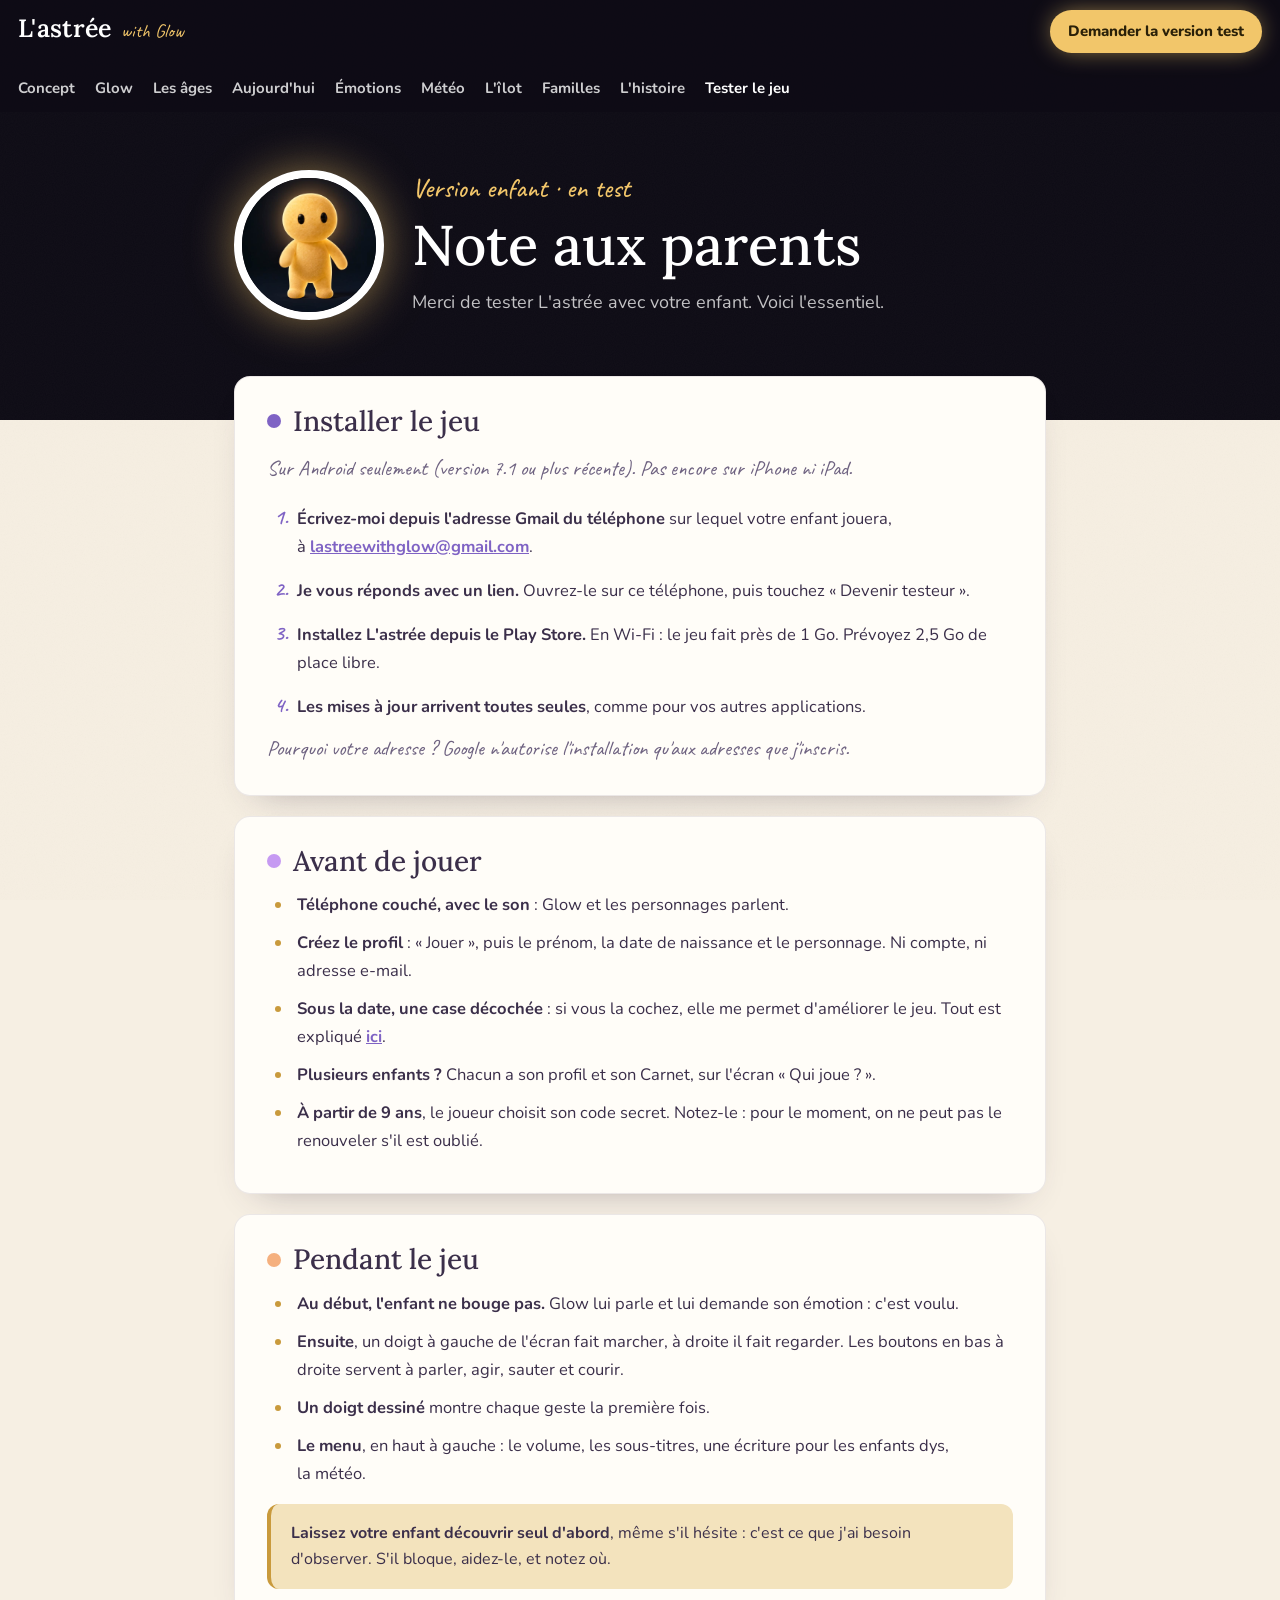
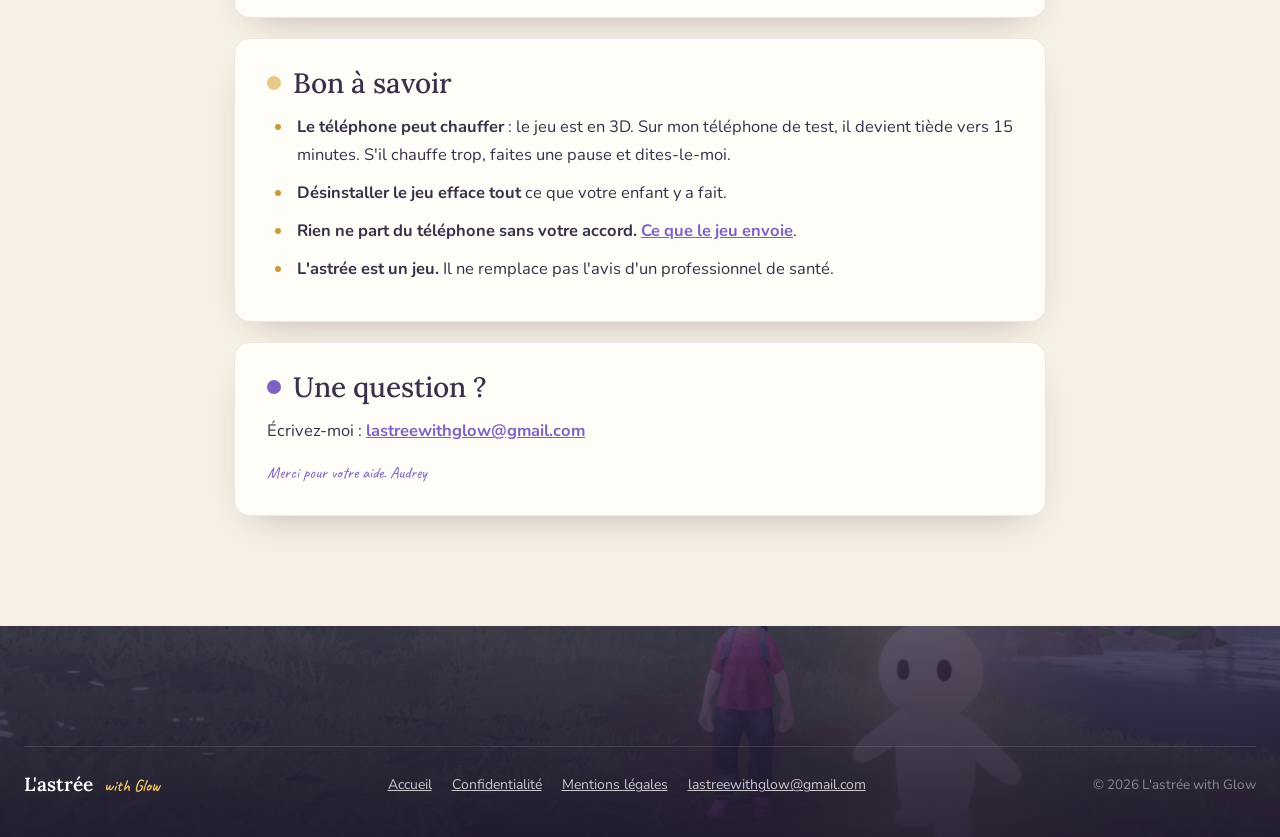
<file: parents.html>
<!doctype html>
<html lang="fr" class="jeu">
<head>
  <meta charset="utf-8">
  <meta name="viewport" content="width=device-width, initial-scale=1">
  <title>Note aux parents · L'astrée with Glow</title>
  <meta name="description" content="Installer L'astrée with Glow par Google Play, et ce que votre enfant va trouver dans le jeu.">
  <meta name="theme-color" content="#0e0c16">
  <link rel="icon" href="images/icone-32.png?v=2026-10-26" sizes="32x32">
  <link rel="icon" href="images/icone-192.png?v=2026-10-26" sizes="192x192">
  <meta property="og:image" content="https://lastreewithglow.com/images/apercu-partage.png?v=2026-10-26">
  <meta property="og:image:width" content="512">
  <meta property="og:image:height" content="512">
  <meta property="og:image:alt" content="Glow, petit personnage lumineux, sur un ciel de nuit violet">
  <link rel="apple-touch-icon" href="images/icone-180.png?v=2026-10-26">
  <link rel="stylesheet" href="style.css?v=2026-10-27">
</head>
<body class="interne">
  <header class="menu-haut">
    <a class="marque" href="index.html"><span class="point" aria-hidden="true"></span><span class="nom">L'astrée</span><span class="avec">with Glow</span></a>
    <nav aria-label="Sections du site">
      <ul class="liens">
        <li><a href="index.html#concept">Concept</a></li>
        <li><a href="index.html#glow">Glow</a></li>
        <li><a href="index.html#ages">Les âges</a></li>
        <li><a href="index.html#aujourdhui">Aujourd'hui</a></li>
        <li><a href="index.html#emotions">Émotions</a></li>
        <li><a href="index.html#meteo">Météo</a></li>
        <li><a href="index.html#ilot">L'îlot</a></li>
        <li><a href="index.html#familles">Familles</a></li>
        <li><a href="index.html#histoire">L'histoire</a></li>
        <li><a href="parents.html" aria-current="page">Tester le jeu</a></li>
      </ul>
    </nav>
    <a class="appel-menu" href="#installer">Demander la version test</a>
  </header>

  <main class="page">
    <div class="page-tete">
      <div class="vignette">
        <video class="glow-video" autoplay muted loop playsinline preload="auto" poster="images/glow-danse-affiche.jpg" aria-label="Glow danse sur place">
          <source src="images/glow-danse.mp4" type="video/mp4">
        </video>
        <img class="glow-affiche" src="images/glow-danse-affiche.jpg" alt="Glow, petit personnage jaune lumineux" width="720" height="720">
      </div>
      <div>
        <p class="surtitre">Version enfant · en test</p>
        <h1>Note aux parents</h1>
        <p class="intro">Merci de tester L'astrée avec votre enfant. Voici l'essentiel.</p>
      </div>
    </div>

    <section class="bloc" aria-labelledby="installer">
      <h2 id="installer"><span class="rond-couleur" aria-hidden="true"></span>Installer le jeu</h2>
      <p class="doux">Sur Android seulement (version 7.1 ou plus récente). Pas encore sur iPhone ni iPad.</p>
      <ol class="pas">
        <li><strong>Écrivez-moi depuis l'adresse Gmail du téléphone</strong> sur lequel votre enfant jouera, à <a href="mailto:lastreewithglow@gmail.com?subject=Version%20test%20de%20L%27astr%C3%A9e&amp;body=Bonjour%20Audrey%2C%0A%0AJe%20voudrais%20tester%20L%27astr%C3%A9e%20sur%20Android.%20Je%20vous%20%C3%A9cris%20depuis%20l%27adresse%20Gmail%20du%20t%C3%A9l%C3%A9phone%20sur%20lequel%20mon%20enfant%20jouera.%0A%0AMerci%20!">lastreewithglow@gmail.com</a>.</li>
        <li><strong>Je vous réponds avec un lien.</strong> Ouvrez-le sur ce téléphone, puis touchez «&nbsp;Devenir testeur&nbsp;».</li>
        <li><strong>Installez L'astrée depuis le Play Store.</strong> En Wi-Fi&nbsp;: le jeu fait près de 1&nbsp;Go. Prévoyez 2,5&nbsp;Go de place libre.</li>
        <li><strong>Les mises à jour arrivent toutes seules</strong>, comme pour vos autres applications.</li>
      </ol>
      <p class="doux">Pourquoi votre adresse&nbsp;? Google n'autorise l'installation qu'aux adresses que j'inscris.</p>
    </section>

    <section class="bloc" style="--c: #c69af2" aria-labelledby="avant">
      <h2 id="avant"><span class="rond-couleur" aria-hidden="true"></span>Avant de jouer</h2>
      <ul class="liste">
        <li><strong>Téléphone couché, avec le son</strong>&nbsp;: Glow et les personnages parlent.</li>
        <li><strong>Créez le profil</strong>&nbsp;: «&nbsp;Jouer&nbsp;», puis le prénom, la date de naissance et le personnage. Ni compte, ni adresse e-mail.</li>
        <li><strong>Sous la date, une case décochée</strong>&nbsp;: si vous la cochez, elle me permet d'améliorer le jeu. Tout est expliqué <a href="confidentialite.html">ici</a>.</li>
        <li><strong>Plusieurs enfants&nbsp;?</strong> Chacun a son profil et son Carnet, sur l'écran «&nbsp;Qui joue&nbsp;?&nbsp;».</li>
        <li><strong>À partir de 9 ans</strong>, le joueur choisit son code secret. Notez-le&nbsp;: pour le moment, on ne peut pas le renouveler s'il est oublié.</li>
      </ul>
    </section>

    <section class="bloc" style="--c: #f5b07e" aria-labelledby="pendant">
      <h2 id="pendant"><span class="rond-couleur" aria-hidden="true"></span>Pendant le jeu</h2>
      <ul class="liste">
        <li><strong>Au début, l'enfant ne bouge pas.</strong> Glow lui parle et lui demande son émotion&nbsp;: c'est voulu.</li>
        <li><strong>Ensuite</strong>, un doigt à gauche de l'écran fait marcher, à droite il fait regarder. Les boutons en bas à droite servent à parler, agir, sauter et courir.</li>
        <li><strong>Un doigt dessiné</strong> montre chaque geste la première fois.</li>
        <li><strong>Le menu</strong>, en haut à gauche&nbsp;: le volume, les sous-titres, une écriture pour les enfants dys, la météo.</li>
      </ul>
      <div class="encadre">
        <strong>Laissez votre enfant découvrir seul d'abord</strong>, même s'il hésite&nbsp;: c'est ce que j'ai besoin d'observer. S'il bloque, aidez-le, et notez où.
      </div>
    </section>

    <section class="bloc" style="--c: #e8c98a" aria-labelledby="savoir">
      <h2 id="savoir"><span class="rond-couleur" aria-hidden="true"></span>Bon à savoir</h2>
      <ul class="liste">
        <li><strong>Le téléphone peut chauffer</strong>&nbsp;: le jeu est en 3D. Sur mon téléphone de test, il devient tiède vers 15 minutes. S'il chauffe trop, faites une pause et dites-le-moi.</li>
        <li><strong>Désinstaller le jeu efface tout</strong> ce que votre enfant y a fait.</li>
        <li><strong>Rien ne part du téléphone sans votre accord.</strong> <a href="confidentialite.html">Ce que le jeu envoie</a>.</li>
        <li><strong>L'astrée est un jeu.</strong> Il ne remplace pas l'avis d'un professionnel de santé.</li>
      </ul>
    </section>

    <section class="bloc" aria-labelledby="question">
      <h2 id="question"><span class="rond-couleur" aria-hidden="true"></span>Une question&nbsp;?</h2>
      <p>Écrivez-moi&nbsp;: <a href="mailto:lastreewithglow@gmail.com">lastreewithglow@gmail.com</a></p>
      <p class="signature">Merci pour votre aide. Audrey</p>
    </section>
  </main>

  <footer class="pied">
    <div class="fond" aria-hidden="true"></div><div class="voile" aria-hidden="true"></div>
    <div class="dedans">
      <div class="bas-de-page">
        <span class="nom">L'astrée <span>with Glow</span></span>
        <ul>
          <li><a href="index.html">Accueil</a></li>
          <li><a href="confidentialite.html">Confidentialité</a></li>
          <li><a href="index.html#mentions">Mentions légales</a></li>
          <li><a href="mailto:lastreewithglow@gmail.com">lastreewithglow@gmail.com</a></li>
        </ul>
        <span class="droits">© 2026 L'astrée with Glow</span>
      </div>
    </div>
  </footer>
  <script src="lucioles.js?v=2026-10-23t"></script>
</body>
</html>
</file>
<file: style.css>
/* L'Astrée with Glow — feuille de style du site.
   Habillage « La nuit, puis le Carnet » (mélange F, choisi par Audrey le 22 octobre 2026) :
   une ouverture de nuit avec une image du jeu, puis un carnet de papier — logo en Lavishly Yours
   (la police du jeu), titres en Lora, mots à la main en Caveat, texte en Nunito.
   L'ancien habillage (nuit violette et lucioles) est gardé dans « Ancien habillage nuit lucioles/ ».
   Les polices sont servies par le site lui-même (aucun appel à Google). */

@font-face { font-family: "Lavishly Yours"; src: url("polices/LavishlyYours.woff2") format("woff2"); font-display: swap; }
@font-face { font-family: "Lora"; src: url("polices/Lora.woff2") format("woff2"); font-style: normal; font-weight: 400 700; font-display: swap; }
@font-face { font-family: "Lora"; src: url("polices/Lora-Italique.woff2") format("woff2"); font-style: italic; font-weight: 400 700; font-display: swap; }
@font-face { font-family: "Caveat"; src: url("polices/Caveat.woff2") format("woff2"); font-weight: 400 700; font-display: swap; }
@font-face { font-family: "Nunito"; src: url("polices/Nunito.woff2") format("woff2"); font-weight: 300 900; font-display: swap; }

:root {
  /* le papier */
  --papier: #f6efe3;
  --carte: #fffdf8;
  --encre: #3b2f4a;
  --encre-doux: #6e6280;
  --gris: #9a8fae;
  --bord: 1px solid rgba(59, 47, 74, 0.10);
  --ombre: 0 16px 36px -24px rgba(59, 47, 74, 0.45);
  /* la nuit */
  --nuit: #0e0c16;
  --nuit-texte: #f6f1e8;
  --nuit-doux: rgba(255, 255, 255, 0.75);
  /* les couleurs de L'Astrée */
  --lilas: #7f63c4;
  --lilas-pale: #e6dcf5;
  --or: #c99a3c;
  --or-vif: #f2c66a;
  --or-pale: #f3e3bd;
  --vert: #5f9a74;
  --vert-pale: #e0ebe1;
  --rose: #d98b94;
  --turquoise: #4fb8a8;
  --peche: #e8905a;
  /* les polices */
  --logo: "Lavishly Yours", cursive;
  --titres: "Lora", Georgia, serif;
  --main: "Caveat", cursive;
  --texte-police: "Nunito", system-ui, -apple-system, "Segoe UI", Roboto, sans-serif;
  /* les couleurs des émotions dans le jeu (EmotionManager) */
  --joie: #f7b500;
  --calme: #a8d5a2;
  --tristesse: #3481b8;
  --colere: #c1121c;
  --peur: #8f4e35;
}

*, *::before, *::after { box-sizing: border-box; }
html { scroll-behavior: smooth; scroll-padding-top: 90px; -webkit-text-size-adjust: 100%; }
body {
  margin: 0;
  background: var(--papier);
  color: var(--encre);
  font-family: var(--texte-police);
  font-size: 17.5px;
  line-height: 1.65;
  -webkit-font-smoothing: antialiased;
  text-rendering: optimizeLegibility;
  overflow-x: hidden;
}
/* le grain du papier */
body::before {
  content: ""; position: fixed; inset: 0; z-index: 0; pointer-events: none; opacity: 0.45;
  background-image: url("data:image/svg+xml,%3Csvg xmlns='http://www.w3.org/2000/svg' width='200' height='200'%3E%3Cfilter id='n'%3E%3CfeTurbulence type='fractalNoise' baseFrequency='.9' numOctaves='2' stitchTiles='stitch'/%3E%3CfeColorMatrix values='0 0 0 0 .4 0 0 0 0 .33 0 0 0 0 .2 0 0 0 .08 0'/%3E%3C/filter%3E%3Crect width='200' height='200' filter='url(%23n)'/%3E%3C/svg%3E");
}
::selection { background: rgba(127, 99, 196, 0.25); }
a { color: inherit; }
img, video { max-width: 100%; height: auto; display: block; }
a:focus-visible, button:focus-visible, summary:focus-visible { outline: 2px solid var(--lilas); outline-offset: 3px; border-radius: 8px; }
.ciel, .lucioles { display: none; }

@keyframes apparaitre { from { opacity: 0; transform: translateY(24px); } to { opacity: 1; transform: none; } }
@keyframes respirer { 0%, 100% { transform: scale(1); } 50% { transform: scale(1.04); } }
.apparait { animation: apparaitre 0.9s ease both; }
@supports (animation-timeline: view()) {
  .apparait { animation-timeline: view(); animation-range: entry 0% cover 30%; }
}
@media (prefers-reduced-motion: reduce) {
  html { scroll-behavior: auto; }
  *, *::before, *::after { animation: none !important; }
  .glow-video { display: none; }
  .glow-affiche { display: block !important; }
}

/* ---------- Les petits mots communs ---------- */
.surtitre { font-family: var(--main); font-weight: 500; font-size: 27px; line-height: 1.2; color: var(--or); margin: 0 0 8px; }
h1, h2, h3 { font-family: var(--titres); font-weight: 500; line-height: 1.15; margin: 0; }
h2 { font-size: clamp(32px, 4.4vw, 50px); }
h3 { font-size: 21px; font-weight: 600; }
.intro { max-width: 720px; margin: 16px auto 0; color: var(--encre-doux); font-size: 18px; line-height: 1.7; }
.entete-section { text-align: center; max-width: 780px; margin: 0 auto 46px; }
.entete-section.serre { margin-bottom: 38px; }
.mention-a-venir { display: inline-block; vertical-align: middle; margin-left: 8px; padding: 2px 10px; border-radius: 999px; font-family: var(--main); font-size: 17px; color: var(--encre-doux); background: var(--or-pale); }

/* ---------- Les boutons ---------- */
.bouton { display: inline-flex; align-items: center; gap: 6px; padding: 13px 26px; border-radius: 999px; font-weight: 800; font-size: 16.5px; text-decoration: none; transition: transform 0.15s, background 0.2s; }
.bouton:hover { transform: translateY(-2px); }
.bouton .petit { font-weight: 600; opacity: 0.85; }
.bouton.plein { background: var(--lilas); color: #fff; box-shadow: 0 10px 24px -12px rgba(127, 99, 196, 0.8); }
.bouton.contour { background: #fff; color: var(--lilas); border: 2px solid var(--lilas); }
.bouton.or { background: var(--or-vif); color: #2a2008; box-shadow: 0 0 30px -4px rgba(242, 198, 106, 0.8); }
.bouton.blanc { background: transparent; color: #fff; border: 2px solid rgba(255, 255, 255, 0.6); }
.bouton.blanc:hover { border-color: #fff; }
.boutons { display: flex; gap: 14px; flex-wrap: wrap; align-items: center; }

/* ---------- Le menu ---------- */
.menu-haut {
  position: fixed; top: 0; left: 0; right: 0; z-index: 50;
  display: flex; align-items: center; justify-content: space-between; gap: 12px 24px;
  padding: 14px 38px;
  background: linear-gradient(180deg, rgba(14, 12, 22, 0.85), rgba(14, 12, 22, 0));
  transition: background 0.3s;
}
.menu-haut.pose { background: rgba(14, 12, 22, 0.94); -webkit-backdrop-filter: blur(12px); backdrop-filter: blur(12px); }
.marque { display: flex; align-items: baseline; gap: 10px; text-decoration: none; flex: none; }
.marque .point { display: none; }
.marque .nom { font-family: var(--logo); font-size: 36px; line-height: 1; color: #fff; text-shadow: 0 0 18px rgba(242, 198, 106, 0.45); }
.marque .avec { font-family: var(--main); font-size: 19px; color: var(--or-vif); }
.liens { display: flex; align-items: center; gap: 22px; margin: 0; padding: 0; list-style: none; }
.liens a { font-size: 15px; font-weight: 700; color: rgba(255, 255, 255, 0.8); text-decoration: none; white-space: nowrap; transition: color 0.2s; }
.liens a:hover, .liens a[aria-current="page"] { color: #fff; }
.appel-menu { flex: none; display: inline-flex; align-items: center; padding: 9px 18px; border-radius: 999px; font-size: 15px; font-weight: 800; text-decoration: none; color: #2a2008; background: var(--or-vif); box-shadow: 0 0 24px -4px rgba(242, 198, 106, 0.7); }
.appel-menu:hover { filter: brightness(1.06); }

@media (max-width: 1299px) {
  .menu-haut { flex-wrap: wrap; padding: 10px 18px 0; background: rgba(14, 12, 22, 0.94); }
  .menu-haut > nav { order: 3; flex: 1 0 100%; min-width: 0; margin: 0 -18px; }
  .liens { width: 100%; padding: 8px 18px 10px; overflow-x: auto; gap: 20px; scrollbar-width: none; }
  .liens::-webkit-scrollbar { display: none; }
  html { scroll-padding-top: 116px; }
}
@media (max-width: 420px) {
  .marque .avec { display: none; }
  .marque .nom { font-size: 30px; }
  .appel-menu { padding: 8px 13px; font-size: 13px; }
}

/* ---------- La nuit : l'ouverture de l'accueil ---------- */
.nuit {
  position: relative; z-index: 1; overflow: hidden;
  min-height: clamp(640px, 100vh, 860px); display: grid; align-items: end;
  background: var(--nuit); color: var(--nuit-texte);
}
.nuit .fond { position: absolute; inset: 0; background: #0e0c16 url("images/jeu-nuit-halloween-ouverture.webp") 25% 62% / cover no-repeat; }
.nuit .voile { position: absolute; inset: 0; background: linear-gradient(180deg, rgba(14, 12, 22, 0.35) 0%, rgba(14, 12, 22, 0.05) 35%, rgba(14, 12, 22, 0.78) 72%, rgba(14, 12, 22, 0.96) 100%); }
.nuit .contenu { position: relative; max-width: 1160px; margin: 0 auto; padding: 150px 24px 84px; width: 100%; }
.nuit .surtitre { color: var(--or-vif); }
.nuit h1 { font-family: var(--logo); font-weight: 400; font-size: clamp(96px, 14vw, 190px); line-height: 0.9; margin-left: -8px; color: #fff; text-shadow: 0 0 50px rgba(242, 198, 106, 0.5); }
.nuit .avec-glow { font-family: var(--main); font-size: 34px; color: var(--or-vif); margin: 0 0 26px 50px; }
.nuit .accroche { font-family: var(--titres); max-width: 560px; font-size: clamp(21px, 2.4vw, 25px); line-height: 1.4; margin: 0 0 10px; }
.nuit .sous-titre { color: var(--nuit-doux); max-width: 520px; margin: 0 0 30px; font-size: 16.5px; }
.nuit .etat { flex-basis: 100%; display: inline-flex; align-items: center; gap: 10px; font-size: 14px; font-weight: 700; color: rgba(255, 255, 255, 0.85); margin-top: 6px; }
.nuit .etat i { width: 9px; height: 9px; border-radius: 50%; background: var(--or-vif); box-shadow: 0 0 12px var(--or-vif); flex: none; }
.nuit .legende-nuit { position: absolute; right: 24px; bottom: 54px; margin: 0; font-family: var(--main); font-size: 18px; color: rgba(255, 255, 255, 0.55); }
.nuit .dechirure { position: absolute; left: 0; right: 0; bottom: -2px; height: 42px; background: var(--papier); clip-path: polygon(0 60%, 4% 35%, 9% 70%, 15% 30%, 21% 65%, 27% 40%, 33% 72%, 39% 38%, 46% 66%, 52% 30%, 58% 68%, 64% 42%, 70% 70%, 76% 34%, 82% 64%, 88% 36%, 94% 68%, 100% 40%, 100% 100%, 0 100%); }
@media (max-width: 640px) {
  .nuit .contenu { padding: 130px 16px 70px; }
  .nuit .avec-glow { margin-left: 24px; font-size: 28px; }
  .nuit .legende-nuit { display: none; }
  .nuit .etat { margin-left: 0; }
}

/* ---------- Les sections du carnet ---------- */
main { position: relative; z-index: 2; max-width: 1160px; margin: 0 auto; padding: 0 24px; }
@media (max-width: 640px) { main { padding: 0 16px; } }
.section { padding: 80px 0 90px; }
@media (max-width: 640px) { .section { padding: 56px 0 60px; } }

/* Le concept : une page de cahier */
.concept {
  position: relative; max-width: 980px; margin: 0 auto;
  background: var(--carte); border: var(--bord); border-radius: 14px; box-shadow: var(--ombre);
  padding: 56px 70px 56px 92px;
}
.concept::before { content: ""; position: absolute; left: 58px; top: 0; bottom: 0; width: 1px; background: rgba(217, 139, 148, 0.55); }
.concept::after { content: "à chaque âge de la vie ♥"; position: absolute; right: 30px; top: 30px; font-family: var(--main); font-size: 22px; color: var(--rose); }
.concept h2 { font-size: clamp(30px, 4vw, 46px); }
.concept .p1, .concept .p2 { max-width: none; margin: 22px 0 0; font-size: 18px; line-height: 38px; background-image: repeating-linear-gradient(180deg, transparent 0 37px, rgba(127, 99, 196, 0.16) 37px 38px); background-position: 0 -9px; }
.concept .p2 { color: var(--encre-doux); margin: 0; padding-top: 38px; }
@media (max-width: 640px) { .concept { padding: 36px 20px 36px 60px; } .concept::after { display: none; } .concept .p1, .concept .p2 { line-height: 1.7; } }

/* Glow */
.deux-colonnes { display: grid; grid-template-columns: 0.8fr 1.2fr; gap: 60px; align-items: center; }
@media (max-width: 819px) { .deux-colonnes { grid-template-columns: 1fr; gap: 36px; } }
.orbe { position: relative; width: min(340px, 78vw); aspect-ratio: 1 / 1; margin: 0 auto; }
.orbe .halo { position: absolute; inset: -8%; border-radius: 50%; background: radial-gradient(circle, rgba(242, 198, 106, 0.35), transparent 70%); animation: respirer 5s ease-in-out infinite; }
.orbe .rond { position: absolute; inset: 0; border-radius: 50%; overflow: hidden; background: #0b1020; border: 10px solid #fff; box-shadow: var(--ombre); }
.orbe video, .orbe img { width: 100%; height: 100%; object-fit: cover; }
.glow-affiche { display: none; }
.orbe .eclat { display: none; }
.texte-glow h2 { margin-bottom: 16px; }
.texte-glow .p1 { font-size: 18.5px; line-height: 1.7; margin: 0 0 16px; }
.citation { font-family: var(--main); font-size: 30px; line-height: 1.3; color: var(--lilas); margin: 0; }

/* Les âges : des cartes droites */
.ages { display: grid; grid-template-columns: repeat(4, 1fr); gap: 22px; }
@media (max-width: 999px) { .ages { grid-template-columns: repeat(2, 1fr); } }
.age { display: flex; flex-direction: column; background: var(--carte); border: var(--bord); border-radius: 16px; overflow: hidden; box-shadow: var(--ombre); transition: transform 0.2s; }
.age:hover { transform: translateY(-5px); }
.age figure { margin: 0; position: relative; aspect-ratio: 4 / 3.2; overflow: hidden; display: grid; place-items: center; background: var(--lilas-pale); }
.age figure img { width: 100%; height: 100%; object-fit: cover; }
.age figure.en-preparation span { font-family: var(--main); font-size: 24px; color: var(--lilas); }
.age figcaption { position: absolute; right: 10px; bottom: 10px; padding: 3px 10px; border-radius: 999px; font-family: var(--main); font-size: 16px; color: var(--encre-doux); background: rgba(255, 253, 248, 0.9); }
.age .corps { padding: 16px 20px 20px; }
.age .nom { font-family: var(--titres); font-weight: 600; font-size: 22px; }
.age .tranche { font-family: var(--main); font-size: 21px; color: var(--or); }
.age p { margin: 6px 0 0; font-size: 15.5px; line-height: 1.5; color: var(--encre-doux); }
.statut { display: block; font-family: var(--main); font-size: 19px; color: var(--vert); }
.statut.a-venir { color: var(--gris); }
@media (max-width: 559px) {
  .ages { grid-template-columns: 1fr; gap: 14px; }
  .age { flex-direction: row; align-items: flex-start; }
  .age figure { flex: none; width: 124px; aspect-ratio: 4 / 3.4; margin: 12px 0 12px 12px; border-radius: 10px; }
  .age figcaption { display: none; }
  .age .corps { padding: 12px 16px 14px; }
}

/* Aujourd'hui : les histoires */
.histoires { display: grid; grid-template-columns: repeat(3, 1fr); gap: 22px; }
@media (max-width: 899px) { .histoires { grid-template-columns: 1fr; max-width: 560px; margin: 0 auto; } }
.histoire { background: var(--carte); border: var(--bord); border-radius: 16px; overflow: hidden; box-shadow: var(--ombre); }
.histoire figure { margin: 0; position: relative; aspect-ratio: 16 / 9; overflow: hidden; }
.histoire figure img { width: 100%; height: 100%; object-fit: cover; }
.histoire figcaption { position: absolute; right: 10px; bottom: 10px; padding: 3px 10px; border-radius: 999px; font-family: var(--main); font-size: 16px; color: var(--encre-doux); background: rgba(255, 253, 248, 0.9); }
.histoire .corps { padding: 16px 20px 20px; }
.histoire h3 { display: flex; align-items: center; gap: 10px; font-size: 22px; }
.histoire p { margin: 6px 0 0; font-size: 15.5px; line-height: 1.5; color: var(--encre-doux); }
.puce-emotion { flex: none; width: 14px; height: 14px; border-radius: 50%; }
.puce-emotion.tristesse { background: var(--tristesse); }
.puce-emotion.colere { background: var(--colere); }
.puce-emotion.peur { background: var(--peur); }
.badges { display: flex; justify-content: center; flex-wrap: wrap; gap: 16px; margin: 44px 0 0; padding: 0; list-style: none; }
.badges img { width: 104px; background: #fff; border-radius: 50%; padding: 6px; box-shadow: var(--ombre); }
@media (max-width: 640px) { .badges img { width: 78px; } }
.legende-badges { text-align: center; font-family: var(--main); font-size: 23px; color: var(--encre-doux); margin: 16px 0 0; }

/* Dans le jeu : une bande de nuit */
.nuit-bande { position: relative; background: var(--nuit); color: var(--nuit-texte); margin: 40px calc(50% - 50vw) 0; padding: 80px 24px 90px; }
.nuit-bande .dedans { max-width: 1112px; margin: 0 auto; }
.nuit-bande .surtitre { color: var(--or-vif); }
.nuit-bande h2 { color: #fff; }
.nuit-bande .intro { color: var(--nuit-doux); }
.galerie { display: grid; grid-template-columns: repeat(2, 1fr); gap: 16px; }
@media (max-width: 819px) { .galerie { grid-template-columns: 1fr; } }
.galerie figure { margin: 0; position: relative; border-radius: 12px; overflow: hidden; box-shadow: 0 20px 40px -20px rgba(0, 0, 0, 0.8); }
.galerie img { width: 100%; aspect-ratio: 16 / 8; object-fit: cover; }
.galerie figcaption { position: absolute; left: 14px; bottom: 12px; font-family: var(--main); font-size: 22px; color: #fff; text-shadow: 0 2px 8px rgba(0, 0, 0, 0.8); }

/* Les émotions : les palettes */
.palettes { display: flex; flex-direction: column; gap: 20px; }
.palette { background: var(--carte); border: var(--bord); border-radius: 16px; box-shadow: var(--ombre); padding: 28px 32px; }
@media (max-width: 640px) { .palette { padding: 22px 20px; } }
.palette .haut { display: flex; flex-wrap: wrap; align-items: baseline; gap: 6px 14px; }
.palette .nom { font-family: var(--titres); font-weight: 600; font-size: 24px; }
.palette .tranche { font-family: var(--main); font-size: 21px; color: var(--or); }
.palette .sous { font-size: 15.5px; color: var(--encre-doux); }
.puces { display: flex; flex-wrap: wrap; gap: 10px; margin: 18px 0 0; padding: 0; list-style: none; }
.puces li { display: inline-flex; align-items: center; gap: 9px; padding: 8px 15px; border-radius: 999px; font-weight: 700; font-size: 15px; background: var(--papier); border: var(--bord); }
.puces li::before { content: ""; width: 12px; height: 12px; border-radius: 50%; background: var(--couleur, var(--lilas)); }
.e-joie { --couleur: #f7b500; } .e-calme { --couleur: #a8d5a2; } .e-tristesse { --couleur: #3481b8; }
.e-colere { --couleur: #c1121c; } .e-peur { --couleur: #8f4e35; } .e-anxiete { --couleur: #8e7cc3; }
.e-honte { --couleur: #d98b94; } .e-stress { --couleur: #e8905a; } .e-degout { --couleur: #7a9a4b; }
.e-fatigue { --couleur: #8d8aa3; } .e-sais-pas { --couleur: #c9c2d6; }
.notes { display: grid; grid-template-columns: repeat(3, 1fr); gap: 20px; margin-top: 26px; }
@media (max-width: 899px) { .notes { grid-template-columns: 1fr; } }
.note { padding: 22px 24px; border-radius: 16px; background: var(--carte); border: var(--bord); box-shadow: var(--ombre); }
.note h3 { margin: 0 0 6px; font-size: 21px; color: var(--lilas); }
.note p { margin: 0; font-size: 15.5px; line-height: 1.55; color: var(--encre-doux); }

/* La météo */
.icones-meteo { display: flex; justify-content: center; gap: 12px; flex-wrap: wrap; margin: 0 0 30px; padding: 0; list-style: none; }
.icones-meteo li { width: 116px; text-align: center; font-family: var(--main); font-size: 21px; color: var(--encre-doux); background: #fff; border-radius: 16px; padding: 12px 8px 6px; border: var(--bord); }
.icones-meteo img { width: 64px; margin: 0 auto 2px; }
@media (max-width: 640px) { .icones-meteo li { width: 86px; } .icones-meteo img { width: 48px; } }
.meteos { display: grid; grid-template-columns: repeat(3, 1fr); gap: 20px; }
@media (max-width: 899px) { .meteos { grid-template-columns: repeat(2, 1fr); } }
@media (max-width: 559px) { .meteos { grid-template-columns: 1fr; } }
.meteos figure { margin: 0; position: relative; background: #fff; padding: 10px 10px 40px; border-radius: 12px; box-shadow: var(--ombre); }
.meteos figure > img { border-radius: 6px; aspect-ratio: 16 / 8; object-fit: cover; width: 100%; }
.meteos figcaption { position: absolute; bottom: 6px; left: 0; right: 0; display: flex; align-items: center; justify-content: center; gap: 8px; font-family: var(--main); font-size: 21px; color: var(--encre-doux); }
.meteos figcaption img { width: 28px; }

/* La boucle : six cartes (le cercle de l'ancien habillage n'est plus dessiné) */
.cercle { position: relative; }
.cercle .anneau, .cercle .coeur { display: none; }
.boucle { display: grid; grid-template-columns: repeat(3, 1fr); gap: 20px; margin: 0; padding: 0; list-style: none; }
@media (max-width: 899px) { .boucle { grid-template-columns: repeat(2, 1fr); } }
@media (max-width: 559px) { .boucle { grid-template-columns: 1fr; gap: 14px; } }
.boucle li { background: var(--carte); border: var(--bord); border-radius: 16px; padding: 24px 22px; box-shadow: var(--ombre); }
.boucle .numero { width: 44px; height: 44px; border-radius: 50%; border: 2px solid var(--lilas); display: grid; place-items: center; font-family: var(--main); font-size: 26px; color: var(--lilas); background: #fff; margin-bottom: 12px; }
.boucle h3 { margin: 0 0 4px; font-size: 21px; }
.boucle p { margin: 0; font-size: 15.5px; line-height: 1.55; color: var(--encre-doux); }

/* L'îlot */
.ilot { display: grid; grid-template-columns: repeat(3, 1fr); gap: 20px; }
@media (max-width: 899px) { .ilot { grid-template-columns: repeat(2, 1fr); } }
@media (max-width: 559px) { .ilot { grid-template-columns: 1fr; gap: 14px; } }
.element { display: flex; gap: 16px; padding: 24px 22px; border-radius: 16px; background: var(--carte); border: var(--bord); box-shadow: var(--ombre); }
.losange { flex: none; width: 14px; height: 14px; margin-top: 7px; border-radius: 4px; transform: rotate(45deg); background: var(--c); }
.element h3 { margin: 0 0 5px; font-size: 21px; }
.element p { margin: 0; font-size: 15.5px; line-height: 1.55; color: var(--encre-doux); }
.c-turquoise { --c: #4fb8a8; } .c-lilas { --c: #7f63c4; } .c-peche { --c: #e8905a; } .c-or { --c: #c99a3c; }

/* Les familles */
.familles { display: grid; grid-template-columns: repeat(3, 1fr); gap: 20px; }
@media (max-width: 899px) { .familles { grid-template-columns: 1fr; } }
.famille { display: flex; gap: 16px; padding: 26px; border-radius: 16px; background: var(--carte); border: var(--bord); box-shadow: var(--ombre); }
.famille .rond-couleur { flex: none; width: 14px; height: 14px; margin-top: 8px; border-radius: 50%; background: var(--c); }
.famille h3 { margin: 0 0 8px; font-size: 22px; }
.famille p { margin: 0; font-size: 15.5px; line-height: 1.6; color: var(--encre-doux); }
.famille a { color: var(--lilas); font-weight: 700; }

/* Derrière L'Astrée */
.derriere { display: grid; grid-template-columns: 0.8fr 1.2fr; gap: 60px; align-items: center; }
@media (max-width: 819px) { .derriere { grid-template-columns: 1fr; gap: 36px; } }
.derriere .portrait { max-width: 380px; margin: 0 auto; background: #fff; padding: 12px 12px 14px; box-shadow: var(--ombre); transform: rotate(-2deg); }
.derriere .portrait img { width: 100%; aspect-ratio: 3 / 4; object-fit: cover; }
.derriere h2 { margin-bottom: 20px; }
.derriere .p1 { font-size: 18.5px; line-height: 1.7; margin: 0 0 16px; }
.derriere .p2 { font-size: 17px; line-height: 1.7; color: var(--encre-doux); margin: 0 0 24px; }
.signature { font-family: var(--main); font-size: 30px; color: var(--lilas); margin: 0; }

/* ---------- Le pied : la nuit revient ---------- */
.pied { position: relative; z-index: 2; margin-top: 50px; background: var(--nuit); color: var(--nuit-texte); }
.pied .dedans { max-width: 1160px; margin: 0 auto; padding: 80px 24px 36px; }
@media (max-width: 640px) { .pied .dedans { padding: 56px 16px 28px; } }
.contact { text-align: center; max-width: 620px; margin: 0 auto; }
.contact .bulle { display: inline-block; width: 44px; height: 44px; border-radius: 50%; background: radial-gradient(circle at 42% 38%, #fff6d6, var(--or-vif) 55%, rgba(242, 198, 106, 0.2)); box-shadow: 0 0 36px 6px rgba(242, 198, 106, 0.5); margin-bottom: 20px; }
.contact h2 { margin: 0 0 14px; color: #fff; }
.contact p { margin: 0 0 26px; font-size: 17px; line-height: 1.7; color: var(--nuit-doux); }
.contact .boutons { justify-content: center; }
.contact .bouton.plein { background: var(--or-vif); color: #2a2008; box-shadow: 0 0 30px -4px rgba(242, 198, 106, 0.8); }
.contact .bouton.contour { background: transparent; color: #fff; border-color: rgba(255, 255, 255, 0.6); }
.mentions { max-width: 760px; margin: 60px auto 0; border-top: 1px solid rgba(242, 198, 106, 0.18); border-bottom: 1px solid rgba(242, 198, 106, 0.18); }
.mentions summary { list-style: none; cursor: pointer; display: flex; align-items: center; justify-content: space-between; padding: 18px 4px; font-size: 13px; font-weight: 800; letter-spacing: 1.5px; text-transform: uppercase; color: var(--nuit-doux); }
.mentions summary::-webkit-details-marker { display: none; }
.mentions summary .plus { color: var(--or-vif); font-size: 20px; transition: transform 0.2s; }
.mentions[open] summary .plus { transform: rotate(45deg); }
.mentions .contenu { padding: 4px 4px 26px; }
.mentions h3 { margin: 0 0 5px; font-family: var(--texte-police); font-size: 12px; font-weight: 800; letter-spacing: 1px; text-transform: uppercase; color: var(--or-vif); }
.mentions p { margin: 0 0 16px; font-size: 14.5px; line-height: 1.65; color: var(--nuit-doux); }
.mentions a { color: #fff; }
.bas-de-page { display: flex; flex-wrap: wrap; align-items: center; justify-content: space-between; gap: 14px 24px; margin-top: 40px; padding-top: 22px; border-top: 1px solid rgba(255, 255, 255, 0.12); }
.bas-de-page .nom { font-family: var(--logo); font-size: 26px; color: #fff; }
.bas-de-page .nom span { font-family: var(--main); font-size: 17px; color: var(--or-vif); margin-left: 6px; }
.bas-de-page ul { display: flex; flex-wrap: wrap; gap: 6px 20px; margin: 0; padding: 0; list-style: none; font-size: 14px; }
.bas-de-page a { color: var(--nuit-doux); }
.bas-de-page a:hover { color: #fff; }
.bas-de-page .droits { font-size: 13.5px; color: rgba(255, 255, 255, 0.45); }

/* ---------- Les pages intérieures : parents, confidentialité ---------- */
body.interne { background: linear-gradient(180deg, var(--nuit) 0, var(--nuit) 420px, var(--papier) 420px); }
body.interne .menu-haut { background: rgba(14, 12, 22, 0.94); }
.page { position: relative; z-index: 2; max-width: 860px; margin: 0 auto; padding: 150px 24px 40px; }
@media (max-width: 1299px) { .page { padding-top: 150px; } }
@media (max-width: 640px) { .page { padding: 136px 16px 24px; } }
.page-tete { display: grid; grid-template-columns: auto 1fr; gap: 28px; align-items: center; margin-bottom: 36px; color: var(--nuit-texte); min-height: 190px; }
.page-tete.seul { grid-template-columns: 1fr; text-align: center; }
@media (max-width: 559px) { .page-tete { grid-template-columns: 1fr; justify-items: center; text-align: center; gap: 18px; } }
.page-tete .vignette { width: clamp(110px, 22vw, 150px); aspect-ratio: 1 / 1; border-radius: 50%; overflow: hidden; border: 8px solid #fff; box-shadow: 0 0 50px -6px rgba(242, 198, 106, 0.7); }
.page-tete .vignette img { width: 100%; height: 100%; object-fit: cover; }
.page-tete .vignette video { display: block; width: 100%; height: 100%; object-fit: cover; }
.page-tete .surtitre { color: var(--or-vif); }
.page-tete h1 { font-size: clamp(36px, 5vw, 56px); color: #fff; }
.page-tete .intro, .page-tete .maj { color: var(--nuit-doux); margin: 10px 0 0; }
.page-tete .maj { font-size: 14.5px; }
.bloc { position: relative; margin: 0 0 20px; padding: 28px 32px; border-radius: 16px; background: var(--carte); border: var(--bord); box-shadow: var(--ombre); --c: var(--lilas); }
@media (max-width: 640px) { .bloc { padding: 22px 18px; } }
.bloc h2 { display: flex; align-items: center; gap: 12px; font-size: clamp(22px, 3vw, 28px); margin: 0 0 14px; }
.bloc .rond-couleur { flex: none; width: 14px; height: 14px; border-radius: 50%; background: var(--c); }
.bloc p { margin: 0 0 12px; font-size: 16.5px; line-height: 1.7; }
.bloc p:last-child { margin-bottom: 0; }
.bloc a { color: var(--lilas); font-weight: 700; }
.bloc .doux { color: var(--encre-doux); font-family: var(--main); font-size: 21px; }
.pas, .liste { margin: 0; padding: 0 0 0 26px; font-size: 16.5px; line-height: 1.7; }
.pas li, .liste li { margin: 0 0 10px; padding-left: 4px; }
.pas li::marker { font-family: var(--main); font-size: 22px; color: var(--lilas); font-weight: 600; }
.liste li::marker { color: var(--or); }
.liste.non { list-style: none; padding-left: 0; display: grid; grid-template-columns: repeat(2, 1fr); gap: 8px 20px; }
@media (max-width: 559px) { .liste.non { grid-template-columns: 1fr; } }
.liste.non li { display: flex; align-items: center; gap: 10px; margin: 0; }
.liste.non li::before { content: "✕"; flex: none; width: 24px; height: 24px; border-radius: 50%; display: grid; place-items: center; font-size: 12px; font-weight: 900; color: #fff; background: var(--rose); }
.encadre { margin-top: 16px; padding: 16px 20px; border-radius: 12px; background: var(--or-pale); border-left: 4px solid var(--or); font-size: 16px; line-height: 1.65; }
.bloc .signature { margin-top: 14px; }
.en-bref { display: grid; grid-template-columns: repeat(3, 1fr); gap: 14px; margin: 0 0 24px; padding: 0; list-style: none; }
@media (max-width: 819px) { .en-bref { grid-template-columns: 1fr; } }
.en-bref li { display: flex; gap: 12px; padding: 18px 20px; border-radius: 14px; background: var(--carte); border: var(--bord); box-shadow: var(--ombre); font-weight: 700; font-size: 15.5px; line-height: 1.5; }
.en-bref .rond-couleur { flex: none; width: 14px; height: 14px; margin-top: 5px; border-radius: 50%; background: var(--c); }
.sommaire { display: flex; flex-wrap: wrap; gap: 8px; margin: 0 0 24px; padding: 0; list-style: none; }
.sommaire a { display: inline-block; padding: 7px 14px; border-radius: 999px; font-family: var(--main); font-size: 19px; color: var(--lilas); background: #fff; border: 1.5px solid var(--lilas); text-decoration: none; }
.sommaire a:hover { background: var(--lilas); color: #fff; }
.tableau { width: 100%; border-collapse: collapse; margin: 6px 0 16px; font-size: 15.5px; }
.tableau th, .tableau td { text-align: left; padding: 10px 12px; border-bottom: 1px solid rgba(59, 47, 74, 0.12); vertical-align: top; }
.tableau th { font-family: var(--main); font-size: 20px; font-weight: 600; color: var(--or); }


/* ---------- Retours d'Audrey du 22 octobre 2026 au soir ---------- */
/* 1. l'ouverture au soleil */
.nuit .fond { background: #0e0c16 url("images/jeu-soleil-ouverture.webp") 30% 70% / cover no-repeat; } /* capture Unity 3840 px, sans interface */
.nuit .voile { background: linear-gradient(180deg, rgba(14, 12, 22, 0.25) 0%, rgba(14, 12, 22, 0.05) 30%, rgba(14, 12, 22, 0.72) 68%, rgba(14, 12, 22, 0.95) 100%); }
/* 2. plus de cursive pour « L'Astrée » */
.nuit h1 { font-family: var(--titres); font-weight: 500; font-size: clamp(66px, 9vw, 128px); line-height: 1; letter-spacing: -2px; margin-left: -4px; text-shadow: 0 4px 40px rgba(0, 0, 0, 0.6); }
.nuit .avec-glow { margin-left: 6px; }
.marque .nom { font-family: var(--titres); font-weight: 600; font-size: 25px; letter-spacing: 0.3px; text-shadow: none; }
.bas-de-page .nom { font-family: var(--titres); font-weight: 600; font-size: 19px; }
@media (max-width: 420px) { .marque .nom { font-size: 22px; } }
/* 4. et 5. moins de vide sur les côtés, les titres sur une ligne */
main, .nuit .contenu, .pied .dedans { max-width: 1400px; }
.entete-section { max-width: 1000px; }
h2 { font-size: clamp(32px, 4vw, 46px); }
.concept { max-width: 1120px; }
.deux-colonnes, .derriere, .palettes, .notes { max-width: 1120px; margin-left: auto; margin-right: auto; }
.notes { margin-top: 26px; }
/* 6. l'étiquette ne cache plus Glow */
.age figcaption, .histoire figcaption { right: auto; bottom: auto; left: 10px; top: 10px; }
/* 8. les tuiles météo comme dans le jeu : verre sombre, liseré lilas */
.icones-meteo li { background: rgba(24, 18, 44, 0.84); border: 2px solid #b89cf0; color: #fff; border-radius: 18px; box-shadow: 0 0 18px -6px rgba(184, 156, 240, 0.9), var(--ombre); }
.icones-meteo .interrogation { display: grid; place-items: center; width: 64px; height: 64px; margin: 0 auto 2px; font-family: var(--main); font-weight: 700; font-size: 54px; line-height: 1; color: var(--or-vif); text-shadow: 0 0 16px rgba(242, 198, 106, 0.8); }
.meteos .interrogation { display: inline-grid; place-items: center; width: 28px; height: 28px; font-family: var(--main); font-weight: 700; font-size: 26px; color: var(--or); }
.meteos figure.mystere { grid-column: 1 / -1; padding-bottom: 12px; }
.meteos figure.mystere figcaption { position: static; margin-top: 10px; flex-wrap: wrap; }
.meteos figure.mystere > img { aspect-ratio: 16 / 6; }
/* 10. la boucle est un cercle, avec des flèches */
@media (min-width: 900px) {
  .cercle { position: relative; width: 860px; max-width: 100%; aspect-ratio: 1 / 1; margin: 0 auto; }
  .cercle .anneau { display: block; position: absolute; inset: 0; width: 100%; height: 100%; }
  .cercle .coeur { display: block; position: absolute; left: 50%; top: 50%; width: 180px; height: 180px; transform: translate(-50%, -50%); border-radius: 50%; overflow: hidden; border: 8px solid #fff; box-shadow: 0 0 60px -8px rgba(242, 198, 106, 0.9), var(--ombre); }
  .cercle .coeur img { width: 100%; height: 100%; object-fit: cover; }
  .cercle .boucle { position: absolute; inset: 0; display: block; margin: 0; }
  .cercle .boucle li { position: absolute; width: 230px; padding: 18px 18px 16px; }
  .cercle .boucle .numero { width: 38px; height: 38px; font-size: 23px; margin-bottom: 8px; }
  .cercle .boucle h3 { font-size: 19px; }
  .cercle .boucle p { font-size: 14px; line-height: 1.45; }
  .cercle .pas-1 { left: 36.63%; top: 6.74%; }
  .cercle .pas-2 { left: 66.84%; top: 24.19%; }
  .cercle .pas-3 { left: 66.84%; top: 59.07%; }
  .cercle .pas-4 { left: 36.63%; top: 76.51%; }
  .cercle .pas-5 { left: 6.42%; top: 59.07%; }
  .cercle .pas-6 { left: 6.42%; top: 24.19%; }
}
@media (max-width: 899px) {
  .boucle { grid-template-columns: 1fr; max-width: 520px; margin: 0 auto; gap: 34px; }
  .boucle li { position: relative; }
  .boucle li:not(:last-child)::after { content: ""; position: absolute; left: 50%; bottom: -26px; width: 14px; height: 14px; border-right: 2.5px solid var(--lilas); border-bottom: 2.5px solid var(--lilas); transform: translateX(-50%) rotate(45deg); }
}
/* 12. le pied : une image du jeu, voilée de violet */
.pied { overflow: hidden; }
.pied .fond { position: absolute; inset: 0; background: url("images/jeu-pied.webp") 50% 60% / cover no-repeat; }
.pied .voile { position: absolute; inset: 0; background: linear-gradient(180deg, rgba(48, 36, 70, 0.86), rgba(30, 22, 46, 0.95)); }
.pied .dedans { position: relative; }


/* ---------- Retours d'Audrey du 22 octobre 2026, deuxième tournée ---------- */
/* 1. Glow plus grand */
.orbe { width: min(480px, 86vw); }
.orbe .rond img, .orbe .rond video { transform: scale(1.18); }
@media (min-width: 820px) { .deux-colonnes { grid-template-columns: 1fr 1.1fr; } } /* sur téléphone, une seule colonne : la règle sans media query forçait deux colonnes et élargissait la page */
/* 2. le titre comme dans le jeu : la police du jeu, blanc, une lumière qui passe et qui pulse */
.nuit h1 { font-family: var(--logo); font-weight: 400; font-size: clamp(96px, 14vw, 190px); line-height: 0.9; letter-spacing: 0; margin-left: -8px; text-shadow: none;
  background: linear-gradient(100deg, #fff 0%, #fff 44%, #fff3c4 50%, #fff 56%, #fff 100%); background-size: 320% 100%; background-position: 120% 0;
  -webkit-background-clip: text; background-clip: text; color: transparent; -webkit-text-fill-color: transparent;
  animation: reflet 8s linear infinite, pulsation 4.5s ease-in-out infinite; }
@keyframes reflet { 0% { background-position: 120% 0; } 45% { background-position: -120% 0; } 100% { background-position: -120% 0; } }
@keyframes pulsation { 0%, 100% { filter: drop-shadow(0 0 14px rgba(242, 198, 106, 0.45)); } 50% { filter: drop-shadow(0 0 34px rgba(242, 198, 106, 0.95)); } }
.nuit .avec-glow { margin-left: 50px; }
@media (max-width: 640px) { .nuit .avec-glow { margin-left: 24px; } }
/* 5. Glow plus gros au centre de la boucle */
@media (min-width: 900px) {
  .cercle .coeur { width: 270px; height: 270px; }
  .cercle .coeur img { object-position: 50% 42%; }
}
/* 7. le moment avec Glow, sous le Carnet */
@media (min-width: 900px) { .element.moment { grid-column: 2; } }
/* 8. la photo d'Audrey */
.derriere .portrait { transform: rotate(-1.5deg); padding-bottom: 10px; }
.derriere .portrait img { aspect-ratio: 6 / 7; object-position: 50% 20%; }
.derriere .credit { margin: 10px 0 0; font-family: var(--main); font-size: 19px; color: var(--encre-doux); text-align: right; }


/* ---------- Retours d'Audrey du 22 octobre 2026, troisième tournée ---------- */
/* 1. l'enfant et Glow à droite, le côté du texte assombri, le surtitre lisible */
.nuit .fond { background-size: auto 125%; background-position: calc(50% + 270px) 70%; } /* calé sur le centre de l'écran : l'enfant et Glow restent à droite du texte, quelle que soit la largeur */
@media (min-width: 1800px) { .nuit .fond { background-size: auto 140%; } }
@media (min-width: 2100px) { .nuit .fond { background-size: auto 165%; } }
@media (min-width: 2600px) { .nuit .fond { background-size: auto 200%; } }
@media (max-width: 640px) { .nuit .fond { background-size: cover; background-position: 55% 70%; } }
.nuit .voile { background:
  linear-gradient(90deg, rgba(14, 12, 22, 0.62) 0%, rgba(14, 12, 22, 0.35) 38%, rgba(14, 12, 22, 0) 62%),
  linear-gradient(180deg, rgba(14, 12, 22, 0.3) 0%, rgba(14, 12, 22, 0.05) 30%, rgba(14, 12, 22, 0.72) 68%, rgba(14, 12, 22, 0.95) 100%); }
.nuit .surtitre { font-size: 30px; font-weight: 600; text-shadow: 0 1px 6px rgba(0, 0, 0, 0.95), 0 0 22px rgba(0, 0, 0, 0.9); }
/* 3. Glow : le haut de sa tête se voit */
@media (min-width: 900px) { .cercle .coeur img { object-position: 50% 8%; } }
.orbe .rond img, .orbe .rond video { transform: scale(1.1) translateY(3%); }
/* 4. la photo d'Audrey, visage au centre */
.derriere .portrait img { object-position: 50% 30%; }


/* le pied : l'enfant et Glow en entier */
.pied .fond { background: url("images/jeu-pied-large.webp") 50% 66% / cover no-repeat; } /* les têtes restent visibles sur les grands écrans */
.pied .voile { background: linear-gradient(180deg, rgba(48, 36, 70, 0.78), rgba(30, 22, 46, 0.92)); }

/* filet : la page ne s'élargit jamais au-delà de l'écran */
html { overflow-x: hidden; }

/* ---------- 23 octobre 2026 : sur téléphone, l'enfant et Glow au-dessus du texte ---------- */
@media (max-width: 640px) {
  .nuit { display: block; min-height: 0; padding-top: 118px; }
  .nuit .fond { position: relative; inset: auto; height: 46vh; min-height: 300px; max-height: 420px; background-size: cover; background-position: 52% 62%; }
  .nuit .voile { position: absolute; left: 0; right: 0; top: 118px; height: 46vh; min-height: 300px; max-height: 420px; bottom: auto;
    background: linear-gradient(180deg, rgba(14, 12, 22, 0.25) 0%, rgba(14, 12, 22, 0) 35%, rgba(14, 12, 22, 0.1) 70%, rgba(14, 12, 22, 0.98) 100%); }
  .nuit .contenu { padding: 0 16px 70px; margin-top: -40px; }
  .nuit h1 { font-size: clamp(80px, 24vw, 110px); }
  .nuit .accroche { font-size: 21px; }
}

/* 23 octobre 2026 : sur téléphone, le texte du cahier reste posé sur les lignes, marge de gauche resserrée */
@media (max-width: 640px) {
  .concept { padding: 32px 18px 32px 46px; }
  .concept::before { left: 32px; }
  .concept .p1, .concept .p2 { font-size: 17px; line-height: 38px; }
  .concept h2 { font-size: 30px; }
}

/* ---------- 23 octobre 2026 : Glow sur un bloc de couleur, plus de rond (« là il fait enfermé ») ---------- */
.deux-colonnes { background: linear-gradient(160deg, #fbefcf, #f3e3bd); border-radius: 28px; padding: 40px 48px; box-shadow: var(--ombre); }
.orbe { width: min(380px, 80vw); }
.orbe .rond { border-radius: 0; overflow: visible; background: transparent; border: 0; box-shadow: none; }
.orbe .rond video { display: none; }
.orbe .rond .glow-affiche { display: block; content: url("images/glow-detoure.webp"); object-fit: contain; transform: none; filter: drop-shadow(0 24px 30px rgba(120, 80, 0, 0.35)); }
.orbe .halo { inset: 4%; background: radial-gradient(circle, rgba(255, 236, 170, 0.95), rgba(242, 198, 106, 0.35) 55%, transparent 72%); }
.texte-glow .citation { color: #8a5a00; }
@media (max-width: 640px) { .deux-colonnes { padding: 28px 20px; border-radius: 22px; } .orbe { width: min(300px, 76vw); } }

/* 23 octobre 2026 : « en fait je l'aurais laissé sur un fond noir » — le bloc de Glow devient nuit, Glow lumineux dessus */
.deux-colonnes { background: radial-gradient(600px 420px at 28% 50%, #2a2238, var(--nuit) 70%); color: var(--nuit-texte); }
.texte-glow h2 { color: #fff; }
.texte-glow .p1 { color: var(--nuit-doux); }
.texte-glow .citation { color: var(--or-vif); }
.texte-glow .surtitre { color: var(--or-vif); }
.orbe .halo { background: radial-gradient(circle, rgba(255, 230, 150, 0.55), rgba(242, 198, 106, 0.22) 50%, transparent 72%); }
.orbe .rond .glow-affiche { filter: drop-shadow(0 0 40px rgba(255, 220, 130, 0.55)); }

/* 23 octobre 2026 : « il faut qu'il s'anime » — la vidéo de la danse revient (son fond sombre se fond dans le bloc noir) */
.orbe .rond { position: absolute; inset: 0; overflow: visible; }
.orbe .rond video { display: block; width: 100%; height: 100%; object-fit: cover; border-radius: 0;
  -webkit-mask-image: radial-gradient(circle at 50% 50%, #000 52%, rgba(0, 0, 0, 0.6) 64%, transparent 74%); mask-image: radial-gradient(circle at 50% 50%, #000 52%, rgba(0, 0, 0, 0.6) 64%, transparent 74%);
  filter: drop-shadow(0 0 30px rgba(255, 220, 130, 0.45)); }
.orbe .rond .glow-affiche { display: none; }
@media (prefers-reduced-motion: reduce) { .orbe .rond video { display: none; } .orbe .rond .glow-affiche { display: block !important; } }

/* 23 octobre 2026 : sur téléphone, les cartes des âges en colonne, grande image au-dessus (« Bientôt dans le jeu » débordait) */
@media (max-width: 559px) {
  .age { flex-direction: column; align-items: stretch; }
  .age figure { width: auto; aspect-ratio: 16 / 10; margin: 0; border-radius: 0; }
  .age figure.en-preparation span { font-size: 26px; text-align: center; padding: 0 20px; }
  .age figcaption { display: block; }
  .age .corps { padding: 16px 20px 20px; }
}

/* 23 octobre 2026 : les tuiles météo toutes de la même taille (« Arc-en-ciel » passait sur deux lignes au téléphone) */
.icones-meteo li { display: flex; flex-direction: column; align-items: center; justify-content: center; gap: 4px; white-space: nowrap; }
.icones-meteo img, .icones-meteo .interrogation { width: 64px; height: 64px; object-fit: contain; margin: 0; }
@media (max-width: 640px) {
  .icones-meteo { display: grid; grid-template-columns: repeat(3, 1fr); gap: 10px; max-width: 360px; margin-left: auto; margin-right: auto; }
  .icones-meteo li { width: auto; aspect-ratio: 1 / 1; padding: 8px 4px; font-size: 18px; }
  .icones-meteo img, .icones-meteo .interrogation { width: 52px; height: 52px; }
  .icones-meteo .interrogation { font-size: 46px; }
}

/* 23 octobre 2026 : la carte des statistiques est retirée de « Pour les familles » ; les deux restantes côte à côte */
@media (min-width: 900px) { .familles { grid-template-columns: repeat(2, 1fr); max-width: 900px; margin-left: auto; margin-right: auto; } }

/* ---------- 23 octobre 2026 : plus d'apparition au défilement (tout en bas, les blocs restaient voilés) ---------- */
.apparait { animation: none !important; opacity: 1 !important; transform: none !important; }
/* la phrase sur les statistiques, dans « Derrière L'Astrée » */
.derriere .p3 { font-size: 16px; line-height: 1.7; color: var(--encre-doux); margin: 0 0 24px; padding: 14px 18px; background: var(--or-pale); border-radius: 12px; }
.derriere .p3 a { color: var(--lilas); font-weight: 700; }
/* sur téléphone, la photo plus petite, centrée, après le texte */
@media (max-width: 819px) {
  .derriere .portrait { order: 2; width: min(260px, 70vw); margin: 0 auto; transform: rotate(-1.5deg); }
}

/* 23 octobre 2026 : la phrase sur les émotions qui passent pour l'instant par une quête, dans « Aujourd'hui » */
.phrase-quetes { max-width: 720px; margin: 30px auto 0; text-align: center; font-family: var(--main); font-size: 23px; line-height: 1.4; color: var(--lilas); }

/* 23 octobre 2026 : « Pour les familles » revue — trois cartes de nouveau (gratuit pendant le test, pas de publicité pour les enfants, alerte douce) */
@media (min-width: 900px) { .familles { grid-template-columns: repeat(3, 1fr); max-width: none; } }

/* 23 octobre 2026 : pas de petit mot seul en bout ou en fin de ligne (« Il », « le ») */
p, li, h2, h3 { text-wrap: pretty; }

/* 23 octobre 2026 : sur iPhone (Safari), l'image d'une carte ne remplissait pas sa case (bande lilas au-dessus) ;
   l'image est posée sur toute la case, quelle que soit la façon dont le navigateur calcule sa hauteur */
.age figure, .histoire figure { position: relative; display: block; }
.age figure img, .histoire figure img { position: absolute; inset: 0; width: 100%; height: 100%; object-fit: cover; }
.age figure figcaption, .histoire figure figcaption { z-index: 1; }
.age figure.en-preparation { display: grid; }

/* 23 octobre 2026 : sur téléphone, l'étiquette « à venir » passe au-dessus du titre (elle tombait dessous, décalée) */
@media (max-width: 640px) {
  h3:has(.mention-a-venir) { display: flex; flex-direction: column-reverse; align-items: flex-start; gap: 6px; }
  h3 .mention-a-venir { margin-left: 0; }
}
@media (max-width: 640px) {
  .element:has(.mention-a-venir) .losange { margin-top: 34px; }
  .famille:has(.mention-a-venir) .rond-couleur { margin-top: 36px; }
}

/* 23 octobre 2026 : sur téléphone, la photo d'Audrey devient un portrait rond à côté de sa signature
   (seule en bas de la section, elle flottait) ; sur ordinateur, la grande photo reste à gauche du texte */
.signature-bloc { display: flex; align-items: center; gap: 14px; }
.signature-photo, .credit-telephone { display: none; }
@media (max-width: 819px) {
  .derriere .portrait { display: none; }
  .signature-photo { display: block; flex: none; width: 76px; height: 76px; border-radius: 50%; object-fit: cover; border: 3px solid #fff; box-shadow: var(--ombre); }
  .credit-telephone { display: block; margin: 2px 0 0; font-family: var(--main); font-size: 16px; color: var(--gris); }
  .signature-bloc .signature { font-size: 24px; line-height: 1.2; }
}

/* 23 octobre 2026 : le titre « L'Astrée » pulse vraiment (halo doré qui respire et léger gonflement) */
@keyframes pulsationTitre { 0%, 100% { transform: scale(1); filter: drop-shadow(0 0 8px rgba(242, 198, 106, 0.35)); } 50% { transform: scale(1.035); filter: drop-shadow(0 0 30px rgba(242, 198, 106, 1)); } }
.nuit h1 { transform-origin: left center; animation: reflet 8s linear infinite, pulsationTitre 3.5s ease-in-out infinite; }
/* l'image des seniors : la tête de la dame reste dans le cadre */
.age.seniors figure img { object-position: 50% 0%; }
/* « Derrière L'Astrée » sans photo : le texte seul, centré */
.derriere { display: block; max-width: 760px; margin: 0 auto; }
.derriere .signature-bloc { display: block; }

/* ---------- 27 octobre 2026 : « L'astrée est un jeu », en bas de l'accueil ---------- */
.pied .avertissement { margin: 18px 0 0; font-size: 13.5px; line-height: 1.6; color: rgba(255, 255, 255, 0.6); text-align: center; }
</file>
